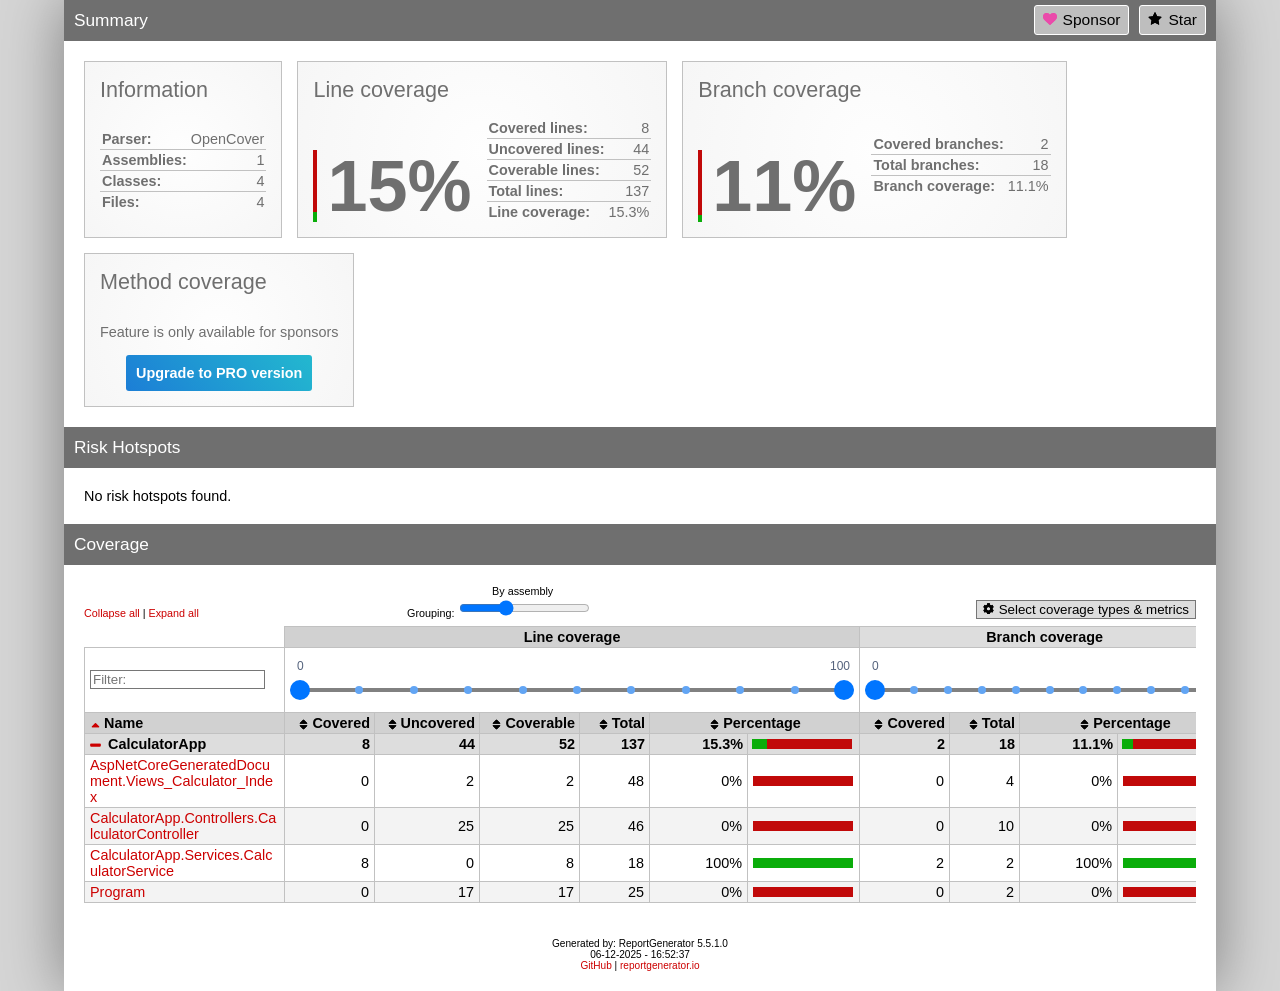
<file: coveragereport/index.htm>
<!DOCTYPE html>
<html>
<head>
<meta charset="utf-8" />
<meta name="viewport" content="width=device-width, initial-scale=1.0" />
<meta http-equiv="X-UA-Compatible" content="IE=EDGE,chrome=1" />
<link href="[data-uri]" rel="icon" type="image/x-icon" />
<title>Summary - Coverage Report</title>
<link rel="stylesheet" type="text/css" href="report.css" />
</head><body><div class="container"><div class="containerleft">
<h1>Summary<a class="button" href="https://github.com/danielpalme/ReportGenerator" title="Star on GitHub"><i class="icon-star"></i>Star</a><a class="button" href="https://github.com/sponsors/danielpalme" title="Become a sponsor"><i class="icon-sponsor"></i>Sponsor</a></h1>
<div class="card-group">
<div class="card">
<div class="card-header">Information</div>
<div class="card-body">
<div class="table">
<table>
<tr>
<th>Parser:</th>
<td class="limit-width " title="OpenCover">OpenCover</td>
</tr>
<tr>
<th>Assemblies:</th>
<td class="limit-width right" title="1">1</td>
</tr>
<tr>
<th>Classes:</th>
<td class="limit-width right" title="4">4</td>
</tr>
<tr>
<th>Files:</th>
<td class="limit-width right" title="4">4</td>
</tr>
</table>
</div>
</div>
</div>
<div class="card">
<div class="card-header">Line coverage</div>
<div class="card-body">
<div class="large cardpercentagebar cardpercentagebar85">15%</div>
<div class="table">
<table>
<tr>
<th>Covered lines:</th>
<td class="limit-width right" title="8">8</td>
</tr>
<tr>
<th>Uncovered lines:</th>
<td class="limit-width right" title="44">44</td>
</tr>
<tr>
<th>Coverable lines:</th>
<td class="limit-width right" title="52">52</td>
</tr>
<tr>
<th>Total lines:</th>
<td class="limit-width right" title="137">137</td>
</tr>
<tr>
<th>Line coverage:</th>
<td class="limit-width right" title="8 of 52">15.3%</td>
</tr>
</table>
</div>
</div>
</div>
<div class="card">
<div class="card-header">Branch coverage</div>
<div class="card-body">
<div class="large cardpercentagebar cardpercentagebar89">11%</div>
<div class="table">
<table>
<tr>
<th>Covered branches:</th>
<td class="limit-width right" title="2">2</td>
</tr>
<tr>
<th>Total branches:</th>
<td class="limit-width right" title="18">18</td>
</tr>
<tr>
<th>Branch coverage:</th>
<td class="limit-width right" title="2 of 18">11.1%</td>
</tr>
</table>
</div>
</div>
</div>
<div class="card">
<div class="card-header">Method coverage</div>
<div class="card-body">
<div class="center">
<p>Feature is only available for sponsors</p>
<a class="pro-button" href="https://reportgenerator.io/pro" target="_blank">Upgrade to PRO version</a>
</div>
</div>
</div>
</div>
<h1>Risk Hotspots</h1>
<risk-hotspots>
</risk-hotspots>
<p>No risk hotspots found.</p>
<h1>Coverage</h1>
<coverage-info>
<div class="table-responsive">
<table class="overview table-fixed stripped">
<colgroup>
<col class="column-min-200" />
<col class="column90" />
<col class="column105" />
<col class="column100" />
<col class="column70" />
<col class="column98" />
<col class="column112" />
<col class="column90" />
<col class="column70" />
<col class="column98" />
<col class="column112" />
</colgroup>
<thead>
<tr class="header"><th></th><th colspan="6" class="center">Line coverage</th><th colspan="4" class="center">Branch coverage</th></tr>
<tr><th>Name</th><th class="right">Covered</th><th class="right">Uncovered</th><th class="right">Coverable</th><th class="right">Total</th><th class="center" colspan="2">Percentage</th><th class="right">Covered</th><th class="right">Total</th><th class="center" colspan="2">Percentage</th></tr></thead>
<tbody>
<tr><th>CalculatorApp</th><th class="right">8</th><th class="right">44</th><th class="right">52</th><th class="right">137</th><th title="8/52" class="right">15.3%</th><th><table class="coverage"><tr><td class="green covered15">&nbsp;</td><td class="red covered85">&nbsp;</td></tr></table></th><th class="right">2</th><th class="right">18</th><th class="right" title="2/18">11.1%</th><th><table class="coverage"><tr><td class="green covered11">&nbsp;</td><td class="red covered89">&nbsp;</td></tr></table></th></tr>
<tr><td><a href="CalculatorApp_Views_Calculator_Index.html">AspNetCoreGeneratedDocument.Views_Calculator_Index</a></td><td class="right">0</td><td class="right">2</td><td class="right">2</td><td class="right">48</td><td title="0/2" class="right">0%</td><td><table class="coverage"><tr><td class="red covered100">&nbsp;</td></tr></table></td><td class="right">0</td><td class="right">4</td><td class="right" title="0/4">0%</td><td><table class="coverage"><tr><td class="red covered100">&nbsp;</td></tr></table></td></tr>
<tr><td><a href="CalculatorApp_CalculatorController.html">CalculatorApp.Controllers.CalculatorController</a></td><td class="right">0</td><td class="right">25</td><td class="right">25</td><td class="right">46</td><td title="0/25" class="right">0%</td><td><table class="coverage"><tr><td class="red covered100">&nbsp;</td></tr></table></td><td class="right">0</td><td class="right">10</td><td class="right" title="0/10">0%</td><td><table class="coverage"><tr><td class="red covered100">&nbsp;</td></tr></table></td></tr>
<tr><td><a href="CalculatorApp_CalculatorService.html">CalculatorApp.Services.CalculatorService</a></td><td class="right">8</td><td class="right">0</td><td class="right">8</td><td class="right">18</td><td title="8/8" class="right">100%</td><td><table class="coverage"><tr><td class="green covered100">&nbsp;</td></tr></table></td><td class="right">2</td><td class="right">2</td><td class="right" title="2/2">100%</td><td><table class="coverage"><tr><td class="green covered100">&nbsp;</td></tr></table></td></tr>
<tr><td><a href="CalculatorApp_Program.html">Program</a></td><td class="right">0</td><td class="right">17</td><td class="right">17</td><td class="right">25</td><td title="0/17" class="right">0%</td><td><table class="coverage"><tr><td class="red covered100">&nbsp;</td></tr></table></td><td class="right">0</td><td class="right">2</td><td class="right" title="0/2">0%</td><td><table class="coverage"><tr><td class="red covered100">&nbsp;</td></tr></table></td></tr>
</tbody>
</table>
</div>
</coverage-info>
<div class="footer">Generated by: ReportGenerator 5.5.1.0<br />06-12-2025 - 16:52:37<br /><a href="https://github.com/danielpalme/ReportGenerator">GitHub</a> | <a href="https://reportgenerator.io">reportgenerator.io</a></div></div></div>
<script type="text/javascript">
/* <![CDATA[ */
(function() {
    var url = window.location.href;
    var startOfQueryString = url.indexOf('?');
    var queryString = startOfQueryString > -1 ? url.substr(startOfQueryString) : '';

    if (startOfQueryString > -1) {
        var i = 0, href= null;
        var css = document.getElementsByTagName('link');

        for (i = 0; i < css.length; i++) {
            if (css[i].getAttribute('rel') !== 'stylesheet') {
            continue;
            }

            href = css[i].getAttribute('href');

            if (href) {
            css[i].setAttribute('href', href + queryString);
            }
        }

        var links = document.getElementsByTagName('a');

        for (i = 0; i < links.length; i++) {
            href = links[i].getAttribute('href');

            if (href
                && !href.startsWith('http://')
                && !href.startsWith('https://')
                && !href.startsWith('#')
                && href.indexOf('?') === -1) {
            links[i].setAttribute('href', href + queryString);
            }
        }
    }

    var newScript = document.createElement('script');
    newScript.src = 'main.js' + queryString;
    document.getElementsByTagName('body')[0].appendChild(newScript);
})();
/* ]]> */ 
</script></body></html>
</file>
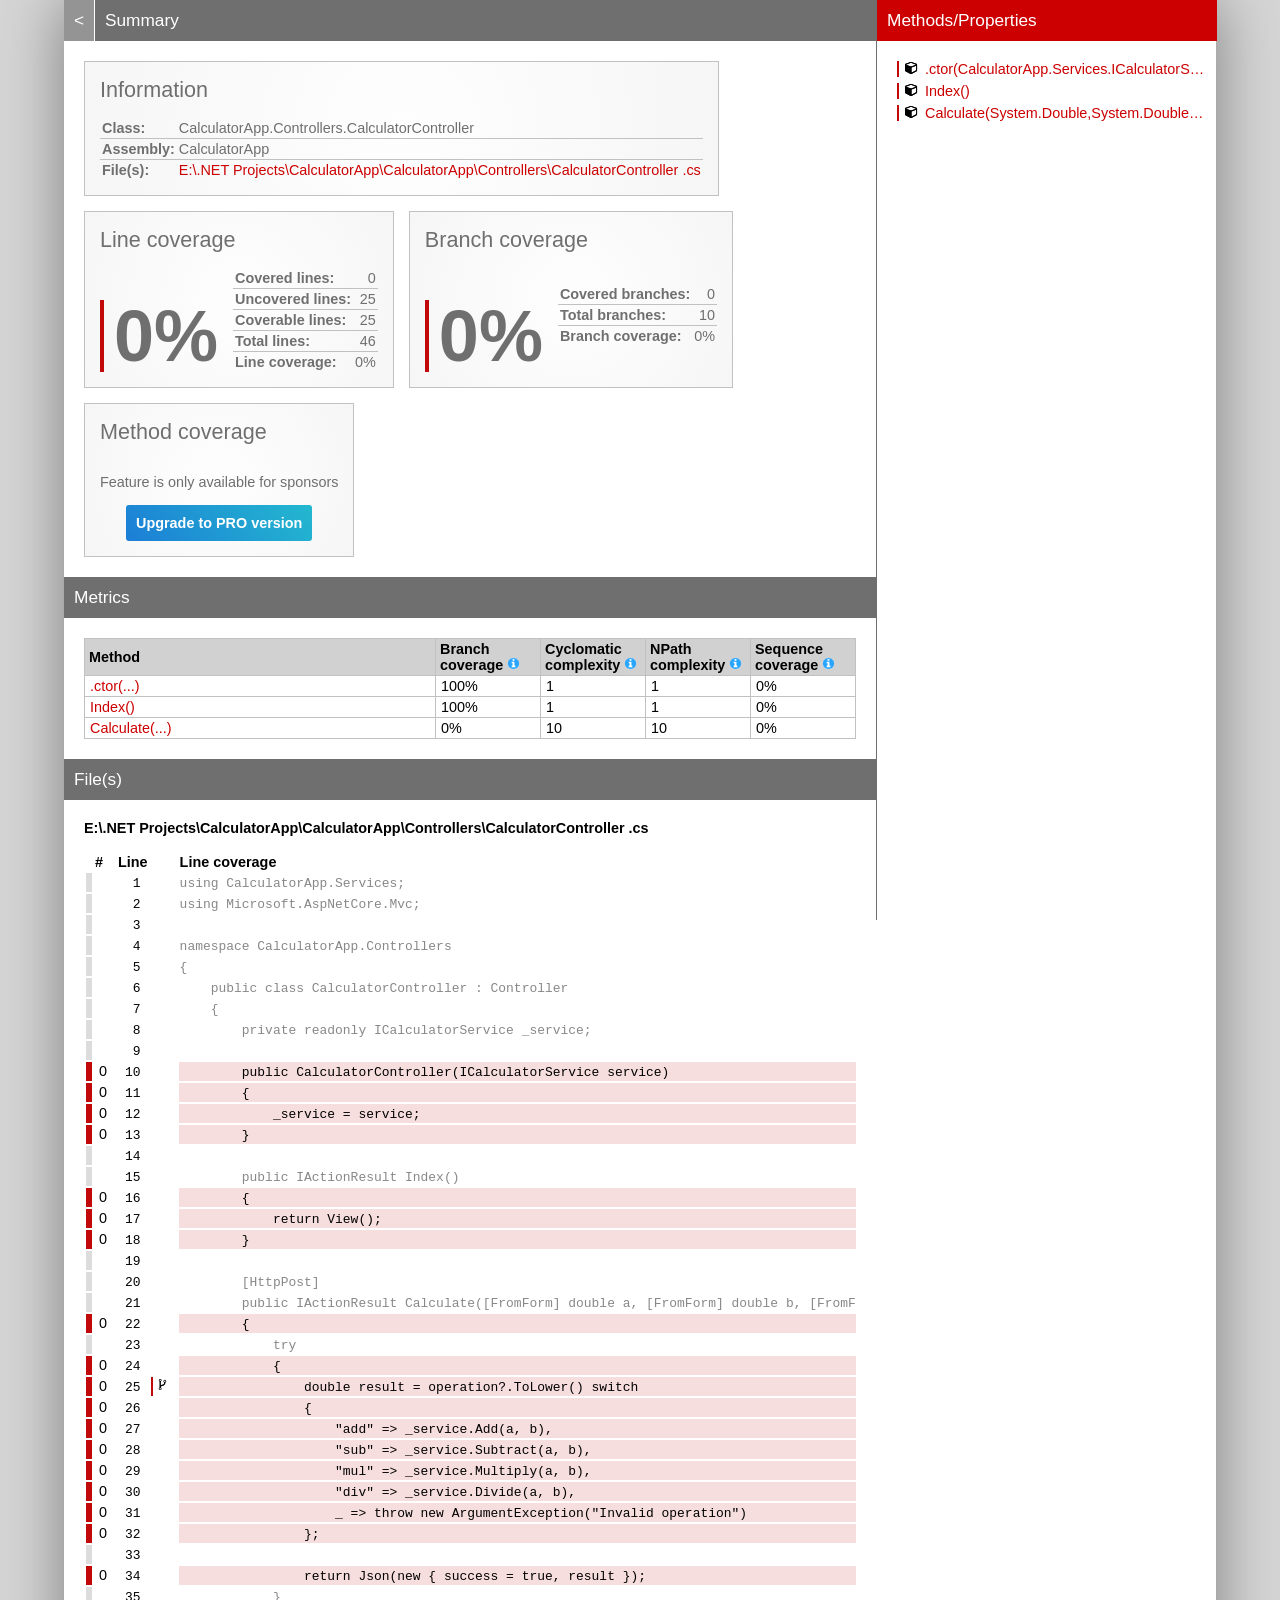
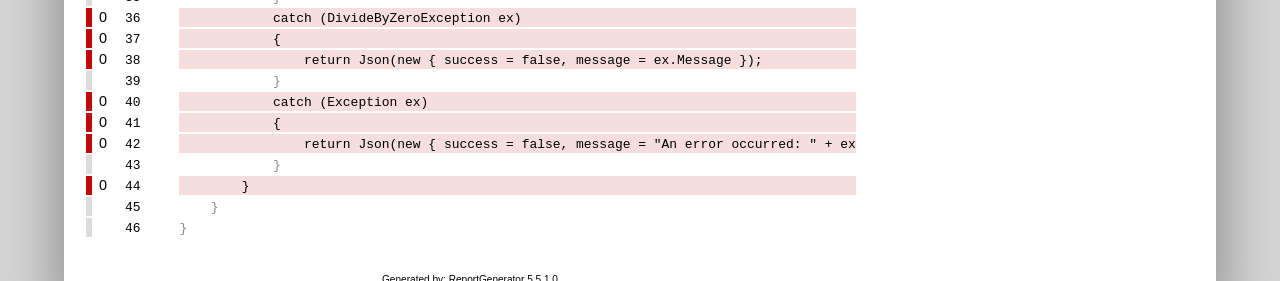
<file: coveragereport/CalculatorApp_CalculatorController.html>
<!DOCTYPE html>
<html>
<head>
<meta charset="utf-8" />
<meta name="viewport" content="width=device-width, initial-scale=1.0" />
<meta http-equiv="X-UA-Compatible" content="IE=EDGE,chrome=1" />
<link href="[data-uri]" rel="icon" type="image/x-icon" />
<title>CalculatorApp.Controllers.CalculatorController - Coverage Report</title>
<link rel="stylesheet" type="text/css" href="report.css" />
</head><body><div class="container"><div class="containerleft">
<h1><a href="index.html" class="back">&lt;</a> Summary</h1>
<div class="card-group">
<div class="card">
<div class="card-header">Information</div>
<div class="card-body">
<div class="table">
<table>
<tr>
<th>Class:</th>
<td class="limit-width " title="CalculatorApp.Controllers.CalculatorController">CalculatorApp.Controllers.CalculatorController</td>
</tr>
<tr>
<th>Assembly:</th>
<td class="limit-width " title="CalculatorApp">CalculatorApp</td>
</tr>
<tr>
<th>File(s):</th>
<td class="overflow-wrap"><a href="#ENETProjectsCalculatorAppCalculatorAppControllersCalculatorControllercs" class="navigatetohash">E:\.NET Projects\CalculatorApp\CalculatorApp\Controllers\CalculatorController .cs</a></td>
</tr>
</table>
</div>
</div>
</div>
</div>
<div class="card-group">
<div class="card">
<div class="card-header">Line coverage</div>
<div class="card-body">
<div class="large cardpercentagebar cardpercentagebar100">0%</div>
<div class="table">
<table>
<tr>
<th>Covered lines:</th>
<td class="limit-width right" title="0">0</td>
</tr>
<tr>
<th>Uncovered lines:</th>
<td class="limit-width right" title="25">25</td>
</tr>
<tr>
<th>Coverable lines:</th>
<td class="limit-width right" title="25">25</td>
</tr>
<tr>
<th>Total lines:</th>
<td class="limit-width right" title="46">46</td>
</tr>
<tr>
<th>Line coverage:</th>
<td class="limit-width right" title="0 of 25">0%</td>
</tr>
</table>
</div>
</div>
</div>
<div class="card">
<div class="card-header">Branch coverage</div>
<div class="card-body">
<div class="large cardpercentagebar cardpercentagebar100">0%</div>
<div class="table">
<table>
<tr>
<th>Covered branches:</th>
<td class="limit-width right" title="0">0</td>
</tr>
<tr>
<th>Total branches:</th>
<td class="limit-width right" title="10">10</td>
</tr>
<tr>
<th>Branch coverage:</th>
<td class="limit-width right" title="0 of 10">0%</td>
</tr>
</table>
</div>
</div>
</div>
<div class="card">
<div class="card-header">Method coverage</div>
<div class="card-body">
<div class="center">
<p>Feature is only available for sponsors</p>
<a class="pro-button" href="https://reportgenerator.io/pro" target="_blank">Upgrade to PRO version</a>
</div>
</div>
</div>
</div>
<h1>Metrics</h1>
<div class="table-responsive">
<table class="overview table-fixed">
<colgroup>
<col class="column-min-200" />
<col class="column105" />
<col class="column105" />
<col class="column105" />
<col class="column105" />
</colgroup>
<thead><tr><th>Method</th><th>Branch coverage <a href="https://en.wikipedia.org/wiki/Code_coverage" target="_blank"><i class="icon-info-circled"></i></a></th><th>Cyclomatic complexity <a href="https://en.wikipedia.org/wiki/Cyclomatic_complexity" target="_blank"><i class="icon-info-circled"></i></a></th><th>NPath complexity <a href="https://modess.io/npath-complexity-cyclomatic-complexity-explained" target="_blank"><i class="icon-info-circled"></i></a></th><th>Sequence coverage <a href="https://en.wikipedia.org/wiki/Code_coverage" target="_blank"><i class="icon-info-circled"></i></a></th></tr></thead>
<tbody>
<tr><td title="System.Void CalculatorApp.Controllers.CalculatorController::.ctor(CalculatorApp.Services.ICalculatorService)"><a href="#file0_line10" class="navigatetohash">.ctor(...)</a></td><td>100%</td><td>1</td><td>1</td><td>0%</td></tr>
<tr><td title="Microsoft.AspNetCore.Mvc.IActionResult CalculatorApp.Controllers.CalculatorController::Index()"><a href="#file0_line16" class="navigatetohash">Index()</a></td><td>100%</td><td>1</td><td>1</td><td>0%</td></tr>
<tr><td title="Microsoft.AspNetCore.Mvc.IActionResult CalculatorApp.Controllers.CalculatorController::Calculate(System.Double,System.Double,System.String)"><a href="#file0_line22" class="navigatetohash">Calculate(...)</a></td><td>0%</td><td>10</td><td>10</td><td>0%</td></tr>
</tbody>
</table>
</div>
<h1>File(s)</h1>
<h2 id="ENETProjectsCalculatorAppCalculatorAppControllersCalculatorControllercs">E:\.NET Projects\CalculatorApp\CalculatorApp\Controllers\CalculatorController .cs</h2>
<div class="table-responsive">
<table class="lineAnalysis">
<thead><tr><th></th><th>#</th><th>Line</th><th></th><th>Line coverage</th></tr></thead>
<tbody>
<tr class="" title="Not coverable" data-coverage="{'AllTestMethods': {'VC': '', 'LVS': 'gray'}}"><td class="gray">&nbsp;</td><td class="leftmargin rightmargin right"></td><td class="rightmargin right"><a id="file0_line1"></a><code>1</code></td><td></td><td class="lightgray"><code>using&nbsp;CalculatorApp.Services;</code></td></tr>
<tr class="" title="Not coverable" data-coverage="{'AllTestMethods': {'VC': '', 'LVS': 'gray'}}"><td class="gray">&nbsp;</td><td class="leftmargin rightmargin right"></td><td class="rightmargin right"><a id="file0_line2"></a><code>2</code></td><td></td><td class="lightgray"><code>using&nbsp;Microsoft.AspNetCore.Mvc;</code></td></tr>
<tr class="" title="Not coverable" data-coverage="{'AllTestMethods': {'VC': '', 'LVS': 'gray'}}"><td class="gray">&nbsp;</td><td class="leftmargin rightmargin right"></td><td class="rightmargin right"><a id="file0_line3"></a><code>3</code></td><td></td><td class="lightgray"><code></code></td></tr>
<tr class="" title="Not coverable" data-coverage="{'AllTestMethods': {'VC': '', 'LVS': 'gray'}}"><td class="gray">&nbsp;</td><td class="leftmargin rightmargin right"></td><td class="rightmargin right"><a id="file0_line4"></a><code>4</code></td><td></td><td class="lightgray"><code>namespace&nbsp;CalculatorApp.Controllers</code></td></tr>
<tr class="" title="Not coverable" data-coverage="{'AllTestMethods': {'VC': '', 'LVS': 'gray'}}"><td class="gray">&nbsp;</td><td class="leftmargin rightmargin right"></td><td class="rightmargin right"><a id="file0_line5"></a><code>5</code></td><td></td><td class="lightgray"><code>{</code></td></tr>
<tr class="" title="Not coverable" data-coverage="{'AllTestMethods': {'VC': '', 'LVS': 'gray'}}"><td class="gray">&nbsp;</td><td class="leftmargin rightmargin right"></td><td class="rightmargin right"><a id="file0_line6"></a><code>6</code></td><td></td><td class="lightgray"><code>&nbsp;&nbsp;&nbsp;&nbsp;public&nbsp;class&nbsp;CalculatorController&nbsp;:&nbsp;Controller</code></td></tr>
<tr class="" title="Not coverable" data-coverage="{'AllTestMethods': {'VC': '', 'LVS': 'gray'}}"><td class="gray">&nbsp;</td><td class="leftmargin rightmargin right"></td><td class="rightmargin right"><a id="file0_line7"></a><code>7</code></td><td></td><td class="lightgray"><code>&nbsp;&nbsp;&nbsp;&nbsp;{</code></td></tr>
<tr class="" title="Not coverable" data-coverage="{'AllTestMethods': {'VC': '', 'LVS': 'gray'}}"><td class="gray">&nbsp;</td><td class="leftmargin rightmargin right"></td><td class="rightmargin right"><a id="file0_line8"></a><code>8</code></td><td></td><td class="lightgray"><code>&nbsp;&nbsp;&nbsp;&nbsp;&nbsp;&nbsp;&nbsp;&nbsp;private&nbsp;readonly&nbsp;ICalculatorService&nbsp;_service;</code></td></tr>
<tr class="" title="Not coverable" data-coverage="{'AllTestMethods': {'VC': '', 'LVS': 'gray'}}"><td class="gray">&nbsp;</td><td class="leftmargin rightmargin right"></td><td class="rightmargin right"><a id="file0_line9"></a><code>9</code></td><td></td><td class="lightgray"><code></code></td></tr>
<tr class="coverableline" title="Not covered (0 visits)" data-coverage="{'AllTestMethods': {'VC': '0', 'LVS': 'red'}}"><td class="red">&nbsp;</td><td class="leftmargin rightmargin right">0</td><td class="rightmargin right"><a id="file0_line10"></a><code>10</code></td><td></td><td class="lightred"><code>&nbsp;&nbsp;&nbsp;&nbsp;&nbsp;&nbsp;&nbsp;&nbsp;public&nbsp;CalculatorController(ICalculatorService&nbsp;service)</code></td></tr>
<tr class="coverableline" title="Not covered (0 visits)" data-coverage="{'AllTestMethods': {'VC': '0', 'LVS': 'red'}}"><td class="red">&nbsp;</td><td class="leftmargin rightmargin right">0</td><td class="rightmargin right"><a id="file0_line11"></a><code>11</code></td><td></td><td class="lightred"><code>&nbsp;&nbsp;&nbsp;&nbsp;&nbsp;&nbsp;&nbsp;&nbsp;{</code></td></tr>
<tr class="coverableline" title="Not covered (0 visits)" data-coverage="{'AllTestMethods': {'VC': '0', 'LVS': 'red'}}"><td class="red">&nbsp;</td><td class="leftmargin rightmargin right">0</td><td class="rightmargin right"><a id="file0_line12"></a><code>12</code></td><td></td><td class="lightred"><code>&nbsp;&nbsp;&nbsp;&nbsp;&nbsp;&nbsp;&nbsp;&nbsp;&nbsp;&nbsp;&nbsp;&nbsp;_service&nbsp;=&nbsp;service;</code></td></tr>
<tr class="coverableline" title="Not covered (0 visits)" data-coverage="{'AllTestMethods': {'VC': '0', 'LVS': 'red'}}"><td class="red">&nbsp;</td><td class="leftmargin rightmargin right">0</td><td class="rightmargin right"><a id="file0_line13"></a><code>13</code></td><td></td><td class="lightred"><code>&nbsp;&nbsp;&nbsp;&nbsp;&nbsp;&nbsp;&nbsp;&nbsp;}</code></td></tr>
<tr class="" title="Not coverable" data-coverage="{'AllTestMethods': {'VC': '', 'LVS': 'gray'}}"><td class="gray">&nbsp;</td><td class="leftmargin rightmargin right"></td><td class="rightmargin right"><a id="file0_line14"></a><code>14</code></td><td></td><td class="lightgray"><code></code></td></tr>
<tr class="" title="Not coverable" data-coverage="{'AllTestMethods': {'VC': '', 'LVS': 'gray'}}"><td class="gray">&nbsp;</td><td class="leftmargin rightmargin right"></td><td class="rightmargin right"><a id="file0_line15"></a><code>15</code></td><td></td><td class="lightgray"><code>&nbsp;&nbsp;&nbsp;&nbsp;&nbsp;&nbsp;&nbsp;&nbsp;public&nbsp;IActionResult&nbsp;Index()</code></td></tr>
<tr class="coverableline" title="Not covered (0 visits)" data-coverage="{'AllTestMethods': {'VC': '0', 'LVS': 'red'}}"><td class="red">&nbsp;</td><td class="leftmargin rightmargin right">0</td><td class="rightmargin right"><a id="file0_line16"></a><code>16</code></td><td></td><td class="lightred"><code>&nbsp;&nbsp;&nbsp;&nbsp;&nbsp;&nbsp;&nbsp;&nbsp;{</code></td></tr>
<tr class="coverableline" title="Not covered (0 visits)" data-coverage="{'AllTestMethods': {'VC': '0', 'LVS': 'red'}}"><td class="red">&nbsp;</td><td class="leftmargin rightmargin right">0</td><td class="rightmargin right"><a id="file0_line17"></a><code>17</code></td><td></td><td class="lightred"><code>&nbsp;&nbsp;&nbsp;&nbsp;&nbsp;&nbsp;&nbsp;&nbsp;&nbsp;&nbsp;&nbsp;&nbsp;return&nbsp;View();</code></td></tr>
<tr class="coverableline" title="Not covered (0 visits)" data-coverage="{'AllTestMethods': {'VC': '0', 'LVS': 'red'}}"><td class="red">&nbsp;</td><td class="leftmargin rightmargin right">0</td><td class="rightmargin right"><a id="file0_line18"></a><code>18</code></td><td></td><td class="lightred"><code>&nbsp;&nbsp;&nbsp;&nbsp;&nbsp;&nbsp;&nbsp;&nbsp;}</code></td></tr>
<tr class="" title="Not coverable" data-coverage="{'AllTestMethods': {'VC': '', 'LVS': 'gray'}}"><td class="gray">&nbsp;</td><td class="leftmargin rightmargin right"></td><td class="rightmargin right"><a id="file0_line19"></a><code>19</code></td><td></td><td class="lightgray"><code></code></td></tr>
<tr class="" title="Not coverable" data-coverage="{'AllTestMethods': {'VC': '', 'LVS': 'gray'}}"><td class="gray">&nbsp;</td><td class="leftmargin rightmargin right"></td><td class="rightmargin right"><a id="file0_line20"></a><code>20</code></td><td></td><td class="lightgray"><code>&nbsp;&nbsp;&nbsp;&nbsp;&nbsp;&nbsp;&nbsp;&nbsp;[HttpPost]</code></td></tr>
<tr class="" title="Not coverable" data-coverage="{'AllTestMethods': {'VC': '', 'LVS': 'gray'}}"><td class="gray">&nbsp;</td><td class="leftmargin rightmargin right"></td><td class="rightmargin right"><a id="file0_line21"></a><code>21</code></td><td></td><td class="lightgray"><code>&nbsp;&nbsp;&nbsp;&nbsp;&nbsp;&nbsp;&nbsp;&nbsp;public&nbsp;IActionResult&nbsp;Calculate([FromForm]&nbsp;double&nbsp;a,&nbsp;[FromForm]&nbsp;double&nbsp;b,&nbsp;[FromForm]&nbsp;string&nbsp;operation)</code></td></tr>
<tr class="coverableline" title="Not covered (0 visits)" data-coverage="{'AllTestMethods': {'VC': '0', 'LVS': 'red'}}"><td class="red">&nbsp;</td><td class="leftmargin rightmargin right">0</td><td class="rightmargin right"><a id="file0_line22"></a><code>22</code></td><td></td><td class="lightred"><code>&nbsp;&nbsp;&nbsp;&nbsp;&nbsp;&nbsp;&nbsp;&nbsp;{</code></td></tr>
<tr class="" title="Not coverable" data-coverage="{'AllTestMethods': {'VC': '', 'LVS': 'gray'}}"><td class="gray">&nbsp;</td><td class="leftmargin rightmargin right"></td><td class="rightmargin right"><a id="file0_line23"></a><code>23</code></td><td></td><td class="lightgray"><code>&nbsp;&nbsp;&nbsp;&nbsp;&nbsp;&nbsp;&nbsp;&nbsp;&nbsp;&nbsp;&nbsp;&nbsp;try</code></td></tr>
<tr class="coverableline" title="Not covered (0 visits)" data-coverage="{'AllTestMethods': {'VC': '0', 'LVS': 'red'}}"><td class="red">&nbsp;</td><td class="leftmargin rightmargin right">0</td><td class="rightmargin right"><a id="file0_line24"></a><code>24</code></td><td></td><td class="lightred"><code>&nbsp;&nbsp;&nbsp;&nbsp;&nbsp;&nbsp;&nbsp;&nbsp;&nbsp;&nbsp;&nbsp;&nbsp;{</code></td></tr>
<tr class="coverableline" title="Not covered (0 visits, 0 of 10 branches are covered)" data-coverage="{'AllTestMethods': {'VC': '0', 'LVS': 'red'}}"><td class="red">&nbsp;</td><td class="leftmargin rightmargin right">0</td><td class="rightmargin right"><a id="file0_line25"></a><code>25</code></td><td class="percentagebar percentagebar0"><i class="icon-fork"></i></td><td class="lightred"><code>&nbsp;&nbsp;&nbsp;&nbsp;&nbsp;&nbsp;&nbsp;&nbsp;&nbsp;&nbsp;&nbsp;&nbsp;&nbsp;&nbsp;&nbsp;&nbsp;double&nbsp;result&nbsp;=&nbsp;operation?.ToLower()&nbsp;switch</code></td></tr>
<tr class="coverableline" title="Not covered (0 visits)" data-coverage="{'AllTestMethods': {'VC': '0', 'LVS': 'red'}}"><td class="red">&nbsp;</td><td class="leftmargin rightmargin right">0</td><td class="rightmargin right"><a id="file0_line26"></a><code>26</code></td><td></td><td class="lightred"><code>&nbsp;&nbsp;&nbsp;&nbsp;&nbsp;&nbsp;&nbsp;&nbsp;&nbsp;&nbsp;&nbsp;&nbsp;&nbsp;&nbsp;&nbsp;&nbsp;{</code></td></tr>
<tr class="coverableline" title="Not covered (0 visits)" data-coverage="{'AllTestMethods': {'VC': '0', 'LVS': 'red'}}"><td class="red">&nbsp;</td><td class="leftmargin rightmargin right">0</td><td class="rightmargin right"><a id="file0_line27"></a><code>27</code></td><td></td><td class="lightred"><code>&nbsp;&nbsp;&nbsp;&nbsp;&nbsp;&nbsp;&nbsp;&nbsp;&nbsp;&nbsp;&nbsp;&nbsp;&nbsp;&nbsp;&nbsp;&nbsp;&nbsp;&nbsp;&nbsp;&nbsp;&quot;add&quot;&nbsp;=&gt;&nbsp;_service.Add(a,&nbsp;b),</code></td></tr>
<tr class="coverableline" title="Not covered (0 visits)" data-coverage="{'AllTestMethods': {'VC': '0', 'LVS': 'red'}}"><td class="red">&nbsp;</td><td class="leftmargin rightmargin right">0</td><td class="rightmargin right"><a id="file0_line28"></a><code>28</code></td><td></td><td class="lightred"><code>&nbsp;&nbsp;&nbsp;&nbsp;&nbsp;&nbsp;&nbsp;&nbsp;&nbsp;&nbsp;&nbsp;&nbsp;&nbsp;&nbsp;&nbsp;&nbsp;&nbsp;&nbsp;&nbsp;&nbsp;&quot;sub&quot;&nbsp;=&gt;&nbsp;_service.Subtract(a,&nbsp;b),</code></td></tr>
<tr class="coverableline" title="Not covered (0 visits)" data-coverage="{'AllTestMethods': {'VC': '0', 'LVS': 'red'}}"><td class="red">&nbsp;</td><td class="leftmargin rightmargin right">0</td><td class="rightmargin right"><a id="file0_line29"></a><code>29</code></td><td></td><td class="lightred"><code>&nbsp;&nbsp;&nbsp;&nbsp;&nbsp;&nbsp;&nbsp;&nbsp;&nbsp;&nbsp;&nbsp;&nbsp;&nbsp;&nbsp;&nbsp;&nbsp;&nbsp;&nbsp;&nbsp;&nbsp;&quot;mul&quot;&nbsp;=&gt;&nbsp;_service.Multiply(a,&nbsp;b),</code></td></tr>
<tr class="coverableline" title="Not covered (0 visits)" data-coverage="{'AllTestMethods': {'VC': '0', 'LVS': 'red'}}"><td class="red">&nbsp;</td><td class="leftmargin rightmargin right">0</td><td class="rightmargin right"><a id="file0_line30"></a><code>30</code></td><td></td><td class="lightred"><code>&nbsp;&nbsp;&nbsp;&nbsp;&nbsp;&nbsp;&nbsp;&nbsp;&nbsp;&nbsp;&nbsp;&nbsp;&nbsp;&nbsp;&nbsp;&nbsp;&nbsp;&nbsp;&nbsp;&nbsp;&quot;div&quot;&nbsp;=&gt;&nbsp;_service.Divide(a,&nbsp;b),</code></td></tr>
<tr class="coverableline" title="Not covered (0 visits)" data-coverage="{'AllTestMethods': {'VC': '0', 'LVS': 'red'}}"><td class="red">&nbsp;</td><td class="leftmargin rightmargin right">0</td><td class="rightmargin right"><a id="file0_line31"></a><code>31</code></td><td></td><td class="lightred"><code>&nbsp;&nbsp;&nbsp;&nbsp;&nbsp;&nbsp;&nbsp;&nbsp;&nbsp;&nbsp;&nbsp;&nbsp;&nbsp;&nbsp;&nbsp;&nbsp;&nbsp;&nbsp;&nbsp;&nbsp;_&nbsp;=&gt;&nbsp;throw&nbsp;new&nbsp;ArgumentException(&quot;Invalid&nbsp;operation&quot;)</code></td></tr>
<tr class="coverableline" title="Not covered (0 visits)" data-coverage="{'AllTestMethods': {'VC': '0', 'LVS': 'red'}}"><td class="red">&nbsp;</td><td class="leftmargin rightmargin right">0</td><td class="rightmargin right"><a id="file0_line32"></a><code>32</code></td><td></td><td class="lightred"><code>&nbsp;&nbsp;&nbsp;&nbsp;&nbsp;&nbsp;&nbsp;&nbsp;&nbsp;&nbsp;&nbsp;&nbsp;&nbsp;&nbsp;&nbsp;&nbsp;};</code></td></tr>
<tr class="" title="Not coverable" data-coverage="{'AllTestMethods': {'VC': '', 'LVS': 'gray'}}"><td class="gray">&nbsp;</td><td class="leftmargin rightmargin right"></td><td class="rightmargin right"><a id="file0_line33"></a><code>33</code></td><td></td><td class="lightgray"><code></code></td></tr>
<tr class="coverableline" title="Not covered (0 visits)" data-coverage="{'AllTestMethods': {'VC': '0', 'LVS': 'red'}}"><td class="red">&nbsp;</td><td class="leftmargin rightmargin right">0</td><td class="rightmargin right"><a id="file0_line34"></a><code>34</code></td><td></td><td class="lightred"><code>&nbsp;&nbsp;&nbsp;&nbsp;&nbsp;&nbsp;&nbsp;&nbsp;&nbsp;&nbsp;&nbsp;&nbsp;&nbsp;&nbsp;&nbsp;&nbsp;return&nbsp;Json(new&nbsp;{&nbsp;success&nbsp;=&nbsp;true,&nbsp;result&nbsp;});</code></td></tr>
<tr class="" title="Not coverable" data-coverage="{'AllTestMethods': {'VC': '', 'LVS': 'gray'}}"><td class="gray">&nbsp;</td><td class="leftmargin rightmargin right"></td><td class="rightmargin right"><a id="file0_line35"></a><code>35</code></td><td></td><td class="lightgray"><code>&nbsp;&nbsp;&nbsp;&nbsp;&nbsp;&nbsp;&nbsp;&nbsp;&nbsp;&nbsp;&nbsp;&nbsp;}</code></td></tr>
<tr class="coverableline" title="Not covered (0 visits)" data-coverage="{'AllTestMethods': {'VC': '0', 'LVS': 'red'}}"><td class="red">&nbsp;</td><td class="leftmargin rightmargin right">0</td><td class="rightmargin right"><a id="file0_line36"></a><code>36</code></td><td></td><td class="lightred"><code>&nbsp;&nbsp;&nbsp;&nbsp;&nbsp;&nbsp;&nbsp;&nbsp;&nbsp;&nbsp;&nbsp;&nbsp;catch&nbsp;(DivideByZeroException&nbsp;ex)</code></td></tr>
<tr class="coverableline" title="Not covered (0 visits)" data-coverage="{'AllTestMethods': {'VC': '0', 'LVS': 'red'}}"><td class="red">&nbsp;</td><td class="leftmargin rightmargin right">0</td><td class="rightmargin right"><a id="file0_line37"></a><code>37</code></td><td></td><td class="lightred"><code>&nbsp;&nbsp;&nbsp;&nbsp;&nbsp;&nbsp;&nbsp;&nbsp;&nbsp;&nbsp;&nbsp;&nbsp;{</code></td></tr>
<tr class="coverableline" title="Not covered (0 visits)" data-coverage="{'AllTestMethods': {'VC': '0', 'LVS': 'red'}}"><td class="red">&nbsp;</td><td class="leftmargin rightmargin right">0</td><td class="rightmargin right"><a id="file0_line38"></a><code>38</code></td><td></td><td class="lightred"><code>&nbsp;&nbsp;&nbsp;&nbsp;&nbsp;&nbsp;&nbsp;&nbsp;&nbsp;&nbsp;&nbsp;&nbsp;&nbsp;&nbsp;&nbsp;&nbsp;return&nbsp;Json(new&nbsp;{&nbsp;success&nbsp;=&nbsp;false,&nbsp;message&nbsp;=&nbsp;ex.Message&nbsp;});</code></td></tr>
<tr class="" title="Not coverable" data-coverage="{'AllTestMethods': {'VC': '', 'LVS': 'gray'}}"><td class="gray">&nbsp;</td><td class="leftmargin rightmargin right"></td><td class="rightmargin right"><a id="file0_line39"></a><code>39</code></td><td></td><td class="lightgray"><code>&nbsp;&nbsp;&nbsp;&nbsp;&nbsp;&nbsp;&nbsp;&nbsp;&nbsp;&nbsp;&nbsp;&nbsp;}</code></td></tr>
<tr class="coverableline" title="Not covered (0 visits)" data-coverage="{'AllTestMethods': {'VC': '0', 'LVS': 'red'}}"><td class="red">&nbsp;</td><td class="leftmargin rightmargin right">0</td><td class="rightmargin right"><a id="file0_line40"></a><code>40</code></td><td></td><td class="lightred"><code>&nbsp;&nbsp;&nbsp;&nbsp;&nbsp;&nbsp;&nbsp;&nbsp;&nbsp;&nbsp;&nbsp;&nbsp;catch&nbsp;(Exception&nbsp;ex)</code></td></tr>
<tr class="coverableline" title="Not covered (0 visits)" data-coverage="{'AllTestMethods': {'VC': '0', 'LVS': 'red'}}"><td class="red">&nbsp;</td><td class="leftmargin rightmargin right">0</td><td class="rightmargin right"><a id="file0_line41"></a><code>41</code></td><td></td><td class="lightred"><code>&nbsp;&nbsp;&nbsp;&nbsp;&nbsp;&nbsp;&nbsp;&nbsp;&nbsp;&nbsp;&nbsp;&nbsp;{</code></td></tr>
<tr class="coverableline" title="Not covered (0 visits)" data-coverage="{'AllTestMethods': {'VC': '0', 'LVS': 'red'}}"><td class="red">&nbsp;</td><td class="leftmargin rightmargin right">0</td><td class="rightmargin right"><a id="file0_line42"></a><code>42</code></td><td></td><td class="lightred"><code>&nbsp;&nbsp;&nbsp;&nbsp;&nbsp;&nbsp;&nbsp;&nbsp;&nbsp;&nbsp;&nbsp;&nbsp;&nbsp;&nbsp;&nbsp;&nbsp;return&nbsp;Json(new&nbsp;{&nbsp;success&nbsp;=&nbsp;false,&nbsp;message&nbsp;=&nbsp;&quot;An&nbsp;error&nbsp;occurred:&nbsp;&quot;&nbsp;+&nbsp;ex.Message&nbsp;});</code></td></tr>
<tr class="" title="Not coverable" data-coverage="{'AllTestMethods': {'VC': '', 'LVS': 'gray'}}"><td class="gray">&nbsp;</td><td class="leftmargin rightmargin right"></td><td class="rightmargin right"><a id="file0_line43"></a><code>43</code></td><td></td><td class="lightgray"><code>&nbsp;&nbsp;&nbsp;&nbsp;&nbsp;&nbsp;&nbsp;&nbsp;&nbsp;&nbsp;&nbsp;&nbsp;}</code></td></tr>
<tr class="coverableline" title="Not covered (0 visits)" data-coverage="{'AllTestMethods': {'VC': '0', 'LVS': 'red'}}"><td class="red">&nbsp;</td><td class="leftmargin rightmargin right">0</td><td class="rightmargin right"><a id="file0_line44"></a><code>44</code></td><td></td><td class="lightred"><code>&nbsp;&nbsp;&nbsp;&nbsp;&nbsp;&nbsp;&nbsp;&nbsp;}</code></td></tr>
<tr class="" title="Not coverable" data-coverage="{'AllTestMethods': {'VC': '', 'LVS': 'gray'}}"><td class="gray">&nbsp;</td><td class="leftmargin rightmargin right"></td><td class="rightmargin right"><a id="file0_line45"></a><code>45</code></td><td></td><td class="lightgray"><code>&nbsp;&nbsp;&nbsp;&nbsp;}</code></td></tr>
<tr class="" title="Not coverable" data-coverage="{'AllTestMethods': {'VC': '', 'LVS': 'gray'}}"><td class="gray">&nbsp;</td><td class="leftmargin rightmargin right"></td><td class="rightmargin right"><a id="file0_line46"></a><code>46</code></td><td></td><td class="lightgray"><code>}</code></td></tr>
</tbody>
</table>
</div>
<div class="footer">Generated by: ReportGenerator 5.5.1.0<br />06-12-2025 - 16:52:37<br /><a href="https://github.com/danielpalme/ReportGenerator">GitHub</a> | <a href="https://reportgenerator.io">reportgenerator.io</a></div></div>
<div class="containerright">
<div class="containerrightfixed">
<h1>Methods/Properties</h1>
<a href="#file0_line10" class="navigatetohash percentagebar percentagebar0" title="Line coverage: 0% - .ctor(CalculatorApp.Services.ICalculatorService)"><i class="icon-cube"></i>.ctor(CalculatorApp.Services.ICalculatorService)</a><br />
<a href="#file0_line16" class="navigatetohash percentagebar percentagebar0" title="Line coverage: 0% - Index()"><i class="icon-cube"></i>Index()</a><br />
<a href="#file0_line22" class="navigatetohash percentagebar percentagebar0" title="Line coverage: 0% - Calculate(System.Double,System.Double,System.String)"><i class="icon-cube"></i>Calculate(System.Double,System.Double,System.String)</a><br />
<br/></div>
</div></div>
<script type="text/javascript">
/* <![CDATA[ */
(function() {
    var url = window.location.href;
    var startOfQueryString = url.indexOf('?');
    var queryString = startOfQueryString > -1 ? url.substr(startOfQueryString) : '';

    if (startOfQueryString > -1) {
        var i = 0, href= null;
        var css = document.getElementsByTagName('link');

        for (i = 0; i < css.length; i++) {
            if (css[i].getAttribute('rel') !== 'stylesheet') {
            continue;
            }

            href = css[i].getAttribute('href');

            if (href) {
            css[i].setAttribute('href', href + queryString);
            }
        }

        var links = document.getElementsByTagName('a');

        for (i = 0; i < links.length; i++) {
            href = links[i].getAttribute('href');

            if (href
                && !href.startsWith('http://')
                && !href.startsWith('https://')
                && !href.startsWith('#')
                && href.indexOf('?') === -1) {
            links[i].setAttribute('href', href + queryString);
            }
        }
    }

    var newScript = document.createElement('script');
    newScript.src = 'class.js' + queryString;
    document.getElementsByTagName('body')[0].appendChild(newScript);
})();
/* ]]> */ 
</script></body></html>
</file>
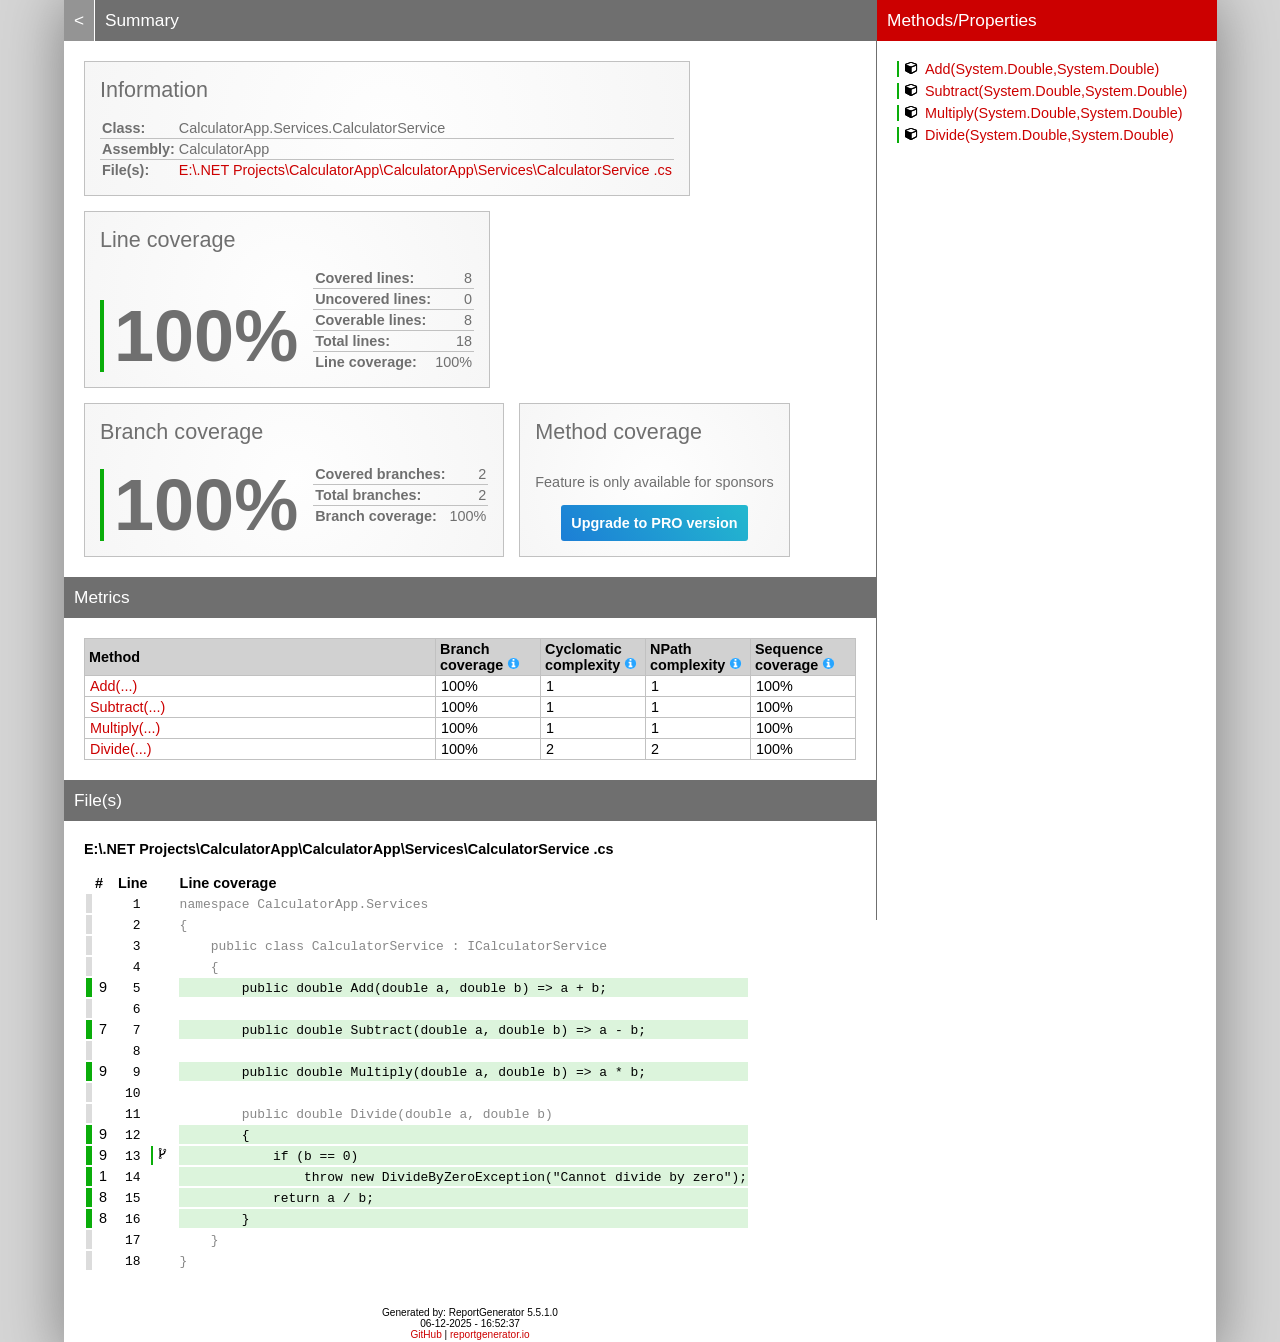
<file: coveragereport/CalculatorApp_CalculatorService.html>
<!DOCTYPE html>
<html>
<head>
<meta charset="utf-8" />
<meta name="viewport" content="width=device-width, initial-scale=1.0" />
<meta http-equiv="X-UA-Compatible" content="IE=EDGE,chrome=1" />
<link href="[data-uri]" rel="icon" type="image/x-icon" />
<title>CalculatorApp.Services.CalculatorService - Coverage Report</title>
<link rel="stylesheet" type="text/css" href="report.css" />
</head><body><div class="container"><div class="containerleft">
<h1><a href="index.html" class="back">&lt;</a> Summary</h1>
<div class="card-group">
<div class="card">
<div class="card-header">Information</div>
<div class="card-body">
<div class="table">
<table>
<tr>
<th>Class:</th>
<td class="limit-width " title="CalculatorApp.Services.CalculatorService">CalculatorApp.Services.CalculatorService</td>
</tr>
<tr>
<th>Assembly:</th>
<td class="limit-width " title="CalculatorApp">CalculatorApp</td>
</tr>
<tr>
<th>File(s):</th>
<td class="overflow-wrap"><a href="#ENETProjectsCalculatorAppCalculatorAppServicesCalculatorServicecs" class="navigatetohash">E:\.NET Projects\CalculatorApp\CalculatorApp\Services\CalculatorService .cs</a></td>
</tr>
</table>
</div>
</div>
</div>
</div>
<div class="card-group">
<div class="card">
<div class="card-header">Line coverage</div>
<div class="card-body">
<div class="large cardpercentagebar cardpercentagebar0">100%</div>
<div class="table">
<table>
<tr>
<th>Covered lines:</th>
<td class="limit-width right" title="8">8</td>
</tr>
<tr>
<th>Uncovered lines:</th>
<td class="limit-width right" title="0">0</td>
</tr>
<tr>
<th>Coverable lines:</th>
<td class="limit-width right" title="8">8</td>
</tr>
<tr>
<th>Total lines:</th>
<td class="limit-width right" title="18">18</td>
</tr>
<tr>
<th>Line coverage:</th>
<td class="limit-width right" title="8 of 8">100%</td>
</tr>
</table>
</div>
</div>
</div>
<div class="card">
<div class="card-header">Branch coverage</div>
<div class="card-body">
<div class="large cardpercentagebar cardpercentagebar0">100%</div>
<div class="table">
<table>
<tr>
<th>Covered branches:</th>
<td class="limit-width right" title="2">2</td>
</tr>
<tr>
<th>Total branches:</th>
<td class="limit-width right" title="2">2</td>
</tr>
<tr>
<th>Branch coverage:</th>
<td class="limit-width right" title="2 of 2">100%</td>
</tr>
</table>
</div>
</div>
</div>
<div class="card">
<div class="card-header">Method coverage</div>
<div class="card-body">
<div class="center">
<p>Feature is only available for sponsors</p>
<a class="pro-button" href="https://reportgenerator.io/pro" target="_blank">Upgrade to PRO version</a>
</div>
</div>
</div>
</div>
<h1>Metrics</h1>
<div class="table-responsive">
<table class="overview table-fixed">
<colgroup>
<col class="column-min-200" />
<col class="column105" />
<col class="column105" />
<col class="column105" />
<col class="column105" />
</colgroup>
<thead><tr><th>Method</th><th>Branch coverage <a href="https://en.wikipedia.org/wiki/Code_coverage" target="_blank"><i class="icon-info-circled"></i></a></th><th>Cyclomatic complexity <a href="https://en.wikipedia.org/wiki/Cyclomatic_complexity" target="_blank"><i class="icon-info-circled"></i></a></th><th>NPath complexity <a href="https://modess.io/npath-complexity-cyclomatic-complexity-explained" target="_blank"><i class="icon-info-circled"></i></a></th><th>Sequence coverage <a href="https://en.wikipedia.org/wiki/Code_coverage" target="_blank"><i class="icon-info-circled"></i></a></th></tr></thead>
<tbody>
<tr><td title="System.Double CalculatorApp.Services.CalculatorService::Add(System.Double,System.Double)"><a href="#file0_line5" class="navigatetohash">Add(...)</a></td><td>100%</td><td>1</td><td>1</td><td>100%</td></tr>
<tr><td title="System.Double CalculatorApp.Services.CalculatorService::Subtract(System.Double,System.Double)"><a href="#file0_line7" class="navigatetohash">Subtract(...)</a></td><td>100%</td><td>1</td><td>1</td><td>100%</td></tr>
<tr><td title="System.Double CalculatorApp.Services.CalculatorService::Multiply(System.Double,System.Double)"><a href="#file0_line9" class="navigatetohash">Multiply(...)</a></td><td>100%</td><td>1</td><td>1</td><td>100%</td></tr>
<tr><td title="System.Double CalculatorApp.Services.CalculatorService::Divide(System.Double,System.Double)"><a href="#file0_line12" class="navigatetohash">Divide(...)</a></td><td>100%</td><td>2</td><td>2</td><td>100%</td></tr>
</tbody>
</table>
</div>
<h1>File(s)</h1>
<h2 id="ENETProjectsCalculatorAppCalculatorAppServicesCalculatorServicecs">E:\.NET Projects\CalculatorApp\CalculatorApp\Services\CalculatorService .cs</h2>
<div class="table-responsive">
<table class="lineAnalysis">
<thead><tr><th></th><th>#</th><th>Line</th><th></th><th>Line coverage</th></tr></thead>
<tbody>
<tr class="" title="Not coverable" data-coverage="{'AllTestMethods': {'VC': '', 'LVS': 'gray'}}"><td class="gray">&nbsp;</td><td class="leftmargin rightmargin right"></td><td class="rightmargin right"><a id="file0_line1"></a><code>1</code></td><td></td><td class="lightgray"><code>namespace&nbsp;CalculatorApp.Services</code></td></tr>
<tr class="" title="Not coverable" data-coverage="{'AllTestMethods': {'VC': '', 'LVS': 'gray'}}"><td class="gray">&nbsp;</td><td class="leftmargin rightmargin right"></td><td class="rightmargin right"><a id="file0_line2"></a><code>2</code></td><td></td><td class="lightgray"><code>{</code></td></tr>
<tr class="" title="Not coverable" data-coverage="{'AllTestMethods': {'VC': '', 'LVS': 'gray'}}"><td class="gray">&nbsp;</td><td class="leftmargin rightmargin right"></td><td class="rightmargin right"><a id="file0_line3"></a><code>3</code></td><td></td><td class="lightgray"><code>&nbsp;&nbsp;&nbsp;&nbsp;public&nbsp;class&nbsp;CalculatorService&nbsp;:&nbsp;ICalculatorService</code></td></tr>
<tr class="" title="Not coverable" data-coverage="{'AllTestMethods': {'VC': '', 'LVS': 'gray'}}"><td class="gray">&nbsp;</td><td class="leftmargin rightmargin right"></td><td class="rightmargin right"><a id="file0_line4"></a><code>4</code></td><td></td><td class="lightgray"><code>&nbsp;&nbsp;&nbsp;&nbsp;{</code></td></tr>
<tr class="coverableline" title="Covered (9 visits)" data-coverage="{'AllTestMethods': {'VC': '9', 'LVS': 'green'}}"><td class="green">&nbsp;</td><td class="leftmargin rightmargin right">9</td><td class="rightmargin right"><a id="file0_line5"></a><code>5</code></td><td></td><td class="lightgreen"><code>&nbsp;&nbsp;&nbsp;&nbsp;&nbsp;&nbsp;&nbsp;&nbsp;public&nbsp;double&nbsp;Add(double&nbsp;a,&nbsp;double&nbsp;b)&nbsp;=&gt;&nbsp;a&nbsp;+&nbsp;b;</code></td></tr>
<tr class="" title="Not coverable" data-coverage="{'AllTestMethods': {'VC': '', 'LVS': 'gray'}}"><td class="gray">&nbsp;</td><td class="leftmargin rightmargin right"></td><td class="rightmargin right"><a id="file0_line6"></a><code>6</code></td><td></td><td class="lightgray"><code></code></td></tr>
<tr class="coverableline" title="Covered (7 visits)" data-coverage="{'AllTestMethods': {'VC': '7', 'LVS': 'green'}}"><td class="green">&nbsp;</td><td class="leftmargin rightmargin right">7</td><td class="rightmargin right"><a id="file0_line7"></a><code>7</code></td><td></td><td class="lightgreen"><code>&nbsp;&nbsp;&nbsp;&nbsp;&nbsp;&nbsp;&nbsp;&nbsp;public&nbsp;double&nbsp;Subtract(double&nbsp;a,&nbsp;double&nbsp;b)&nbsp;=&gt;&nbsp;a&nbsp;-&nbsp;b;</code></td></tr>
<tr class="" title="Not coverable" data-coverage="{'AllTestMethods': {'VC': '', 'LVS': 'gray'}}"><td class="gray">&nbsp;</td><td class="leftmargin rightmargin right"></td><td class="rightmargin right"><a id="file0_line8"></a><code>8</code></td><td></td><td class="lightgray"><code></code></td></tr>
<tr class="coverableline" title="Covered (9 visits)" data-coverage="{'AllTestMethods': {'VC': '9', 'LVS': 'green'}}"><td class="green">&nbsp;</td><td class="leftmargin rightmargin right">9</td><td class="rightmargin right"><a id="file0_line9"></a><code>9</code></td><td></td><td class="lightgreen"><code>&nbsp;&nbsp;&nbsp;&nbsp;&nbsp;&nbsp;&nbsp;&nbsp;public&nbsp;double&nbsp;Multiply(double&nbsp;a,&nbsp;double&nbsp;b)&nbsp;=&gt;&nbsp;a&nbsp;*&nbsp;b;</code></td></tr>
<tr class="" title="Not coverable" data-coverage="{'AllTestMethods': {'VC': '', 'LVS': 'gray'}}"><td class="gray">&nbsp;</td><td class="leftmargin rightmargin right"></td><td class="rightmargin right"><a id="file0_line10"></a><code>10</code></td><td></td><td class="lightgray"><code></code></td></tr>
<tr class="" title="Not coverable" data-coverage="{'AllTestMethods': {'VC': '', 'LVS': 'gray'}}"><td class="gray">&nbsp;</td><td class="leftmargin rightmargin right"></td><td class="rightmargin right"><a id="file0_line11"></a><code>11</code></td><td></td><td class="lightgray"><code>&nbsp;&nbsp;&nbsp;&nbsp;&nbsp;&nbsp;&nbsp;&nbsp;public&nbsp;double&nbsp;Divide(double&nbsp;a,&nbsp;double&nbsp;b)</code></td></tr>
<tr class="coverableline" title="Covered (9 visits)" data-coverage="{'AllTestMethods': {'VC': '9', 'LVS': 'green'}}"><td class="green">&nbsp;</td><td class="leftmargin rightmargin right">9</td><td class="rightmargin right"><a id="file0_line12"></a><code>12</code></td><td></td><td class="lightgreen"><code>&nbsp;&nbsp;&nbsp;&nbsp;&nbsp;&nbsp;&nbsp;&nbsp;{</code></td></tr>
<tr class="coverableline" title="Covered (9 visits, 2 of 2 branches are covered)" data-coverage="{'AllTestMethods': {'VC': '9', 'LVS': 'green'}}"><td class="green">&nbsp;</td><td class="leftmargin rightmargin right">9</td><td class="rightmargin right"><a id="file0_line13"></a><code>13</code></td><td class="percentagebar percentagebar100"><i class="icon-fork"></i></td><td class="lightgreen"><code>&nbsp;&nbsp;&nbsp;&nbsp;&nbsp;&nbsp;&nbsp;&nbsp;&nbsp;&nbsp;&nbsp;&nbsp;if&nbsp;(b&nbsp;==&nbsp;0)</code></td></tr>
<tr class="coverableline" title="Covered (1 visits)" data-coverage="{'AllTestMethods': {'VC': '1', 'LVS': 'green'}}"><td class="green">&nbsp;</td><td class="leftmargin rightmargin right">1</td><td class="rightmargin right"><a id="file0_line14"></a><code>14</code></td><td></td><td class="lightgreen"><code>&nbsp;&nbsp;&nbsp;&nbsp;&nbsp;&nbsp;&nbsp;&nbsp;&nbsp;&nbsp;&nbsp;&nbsp;&nbsp;&nbsp;&nbsp;&nbsp;throw&nbsp;new&nbsp;DivideByZeroException(&quot;Cannot&nbsp;divide&nbsp;by&nbsp;zero&quot;);</code></td></tr>
<tr class="coverableline" title="Covered (8 visits)" data-coverage="{'AllTestMethods': {'VC': '8', 'LVS': 'green'}}"><td class="green">&nbsp;</td><td class="leftmargin rightmargin right">8</td><td class="rightmargin right"><a id="file0_line15"></a><code>15</code></td><td></td><td class="lightgreen"><code>&nbsp;&nbsp;&nbsp;&nbsp;&nbsp;&nbsp;&nbsp;&nbsp;&nbsp;&nbsp;&nbsp;&nbsp;return&nbsp;a&nbsp;/&nbsp;b;</code></td></tr>
<tr class="coverableline" title="Covered (8 visits)" data-coverage="{'AllTestMethods': {'VC': '8', 'LVS': 'green'}}"><td class="green">&nbsp;</td><td class="leftmargin rightmargin right">8</td><td class="rightmargin right"><a id="file0_line16"></a><code>16</code></td><td></td><td class="lightgreen"><code>&nbsp;&nbsp;&nbsp;&nbsp;&nbsp;&nbsp;&nbsp;&nbsp;}</code></td></tr>
<tr class="" title="Not coverable" data-coverage="{'AllTestMethods': {'VC': '', 'LVS': 'gray'}}"><td class="gray">&nbsp;</td><td class="leftmargin rightmargin right"></td><td class="rightmargin right"><a id="file0_line17"></a><code>17</code></td><td></td><td class="lightgray"><code>&nbsp;&nbsp;&nbsp;&nbsp;}</code></td></tr>
<tr class="" title="Not coverable" data-coverage="{'AllTestMethods': {'VC': '', 'LVS': 'gray'}}"><td class="gray">&nbsp;</td><td class="leftmargin rightmargin right"></td><td class="rightmargin right"><a id="file0_line18"></a><code>18</code></td><td></td><td class="lightgray"><code>}</code></td></tr>
</tbody>
</table>
</div>
<div class="footer">Generated by: ReportGenerator 5.5.1.0<br />06-12-2025 - 16:52:37<br /><a href="https://github.com/danielpalme/ReportGenerator">GitHub</a> | <a href="https://reportgenerator.io">reportgenerator.io</a></div></div>
<div class="containerright">
<div class="containerrightfixed">
<h1>Methods/Properties</h1>
<a href="#file0_line5" class="navigatetohash percentagebar percentagebar100" title="Line coverage: 100% - Add(System.Double,System.Double)"><i class="icon-cube"></i>Add(System.Double,System.Double)</a><br />
<a href="#file0_line7" class="navigatetohash percentagebar percentagebar100" title="Line coverage: 100% - Subtract(System.Double,System.Double)"><i class="icon-cube"></i>Subtract(System.Double,System.Double)</a><br />
<a href="#file0_line9" class="navigatetohash percentagebar percentagebar100" title="Line coverage: 100% - Multiply(System.Double,System.Double)"><i class="icon-cube"></i>Multiply(System.Double,System.Double)</a><br />
<a href="#file0_line12" class="navigatetohash percentagebar percentagebar100" title="Line coverage: 100% - Divide(System.Double,System.Double)"><i class="icon-cube"></i>Divide(System.Double,System.Double)</a><br />
<br/></div>
</div></div>
<script type="text/javascript">
/* <![CDATA[ */
(function() {
    var url = window.location.href;
    var startOfQueryString = url.indexOf('?');
    var queryString = startOfQueryString > -1 ? url.substr(startOfQueryString) : '';

    if (startOfQueryString > -1) {
        var i = 0, href= null;
        var css = document.getElementsByTagName('link');

        for (i = 0; i < css.length; i++) {
            if (css[i].getAttribute('rel') !== 'stylesheet') {
            continue;
            }

            href = css[i].getAttribute('href');

            if (href) {
            css[i].setAttribute('href', href + queryString);
            }
        }

        var links = document.getElementsByTagName('a');

        for (i = 0; i < links.length; i++) {
            href = links[i].getAttribute('href');

            if (href
                && !href.startsWith('http://')
                && !href.startsWith('https://')
                && !href.startsWith('#')
                && href.indexOf('?') === -1) {
            links[i].setAttribute('href', href + queryString);
            }
        }
    }

    var newScript = document.createElement('script');
    newScript.src = 'class.js' + queryString;
    document.getElementsByTagName('body')[0].appendChild(newScript);
})();
/* ]]> */ 
</script></body></html>
</file>
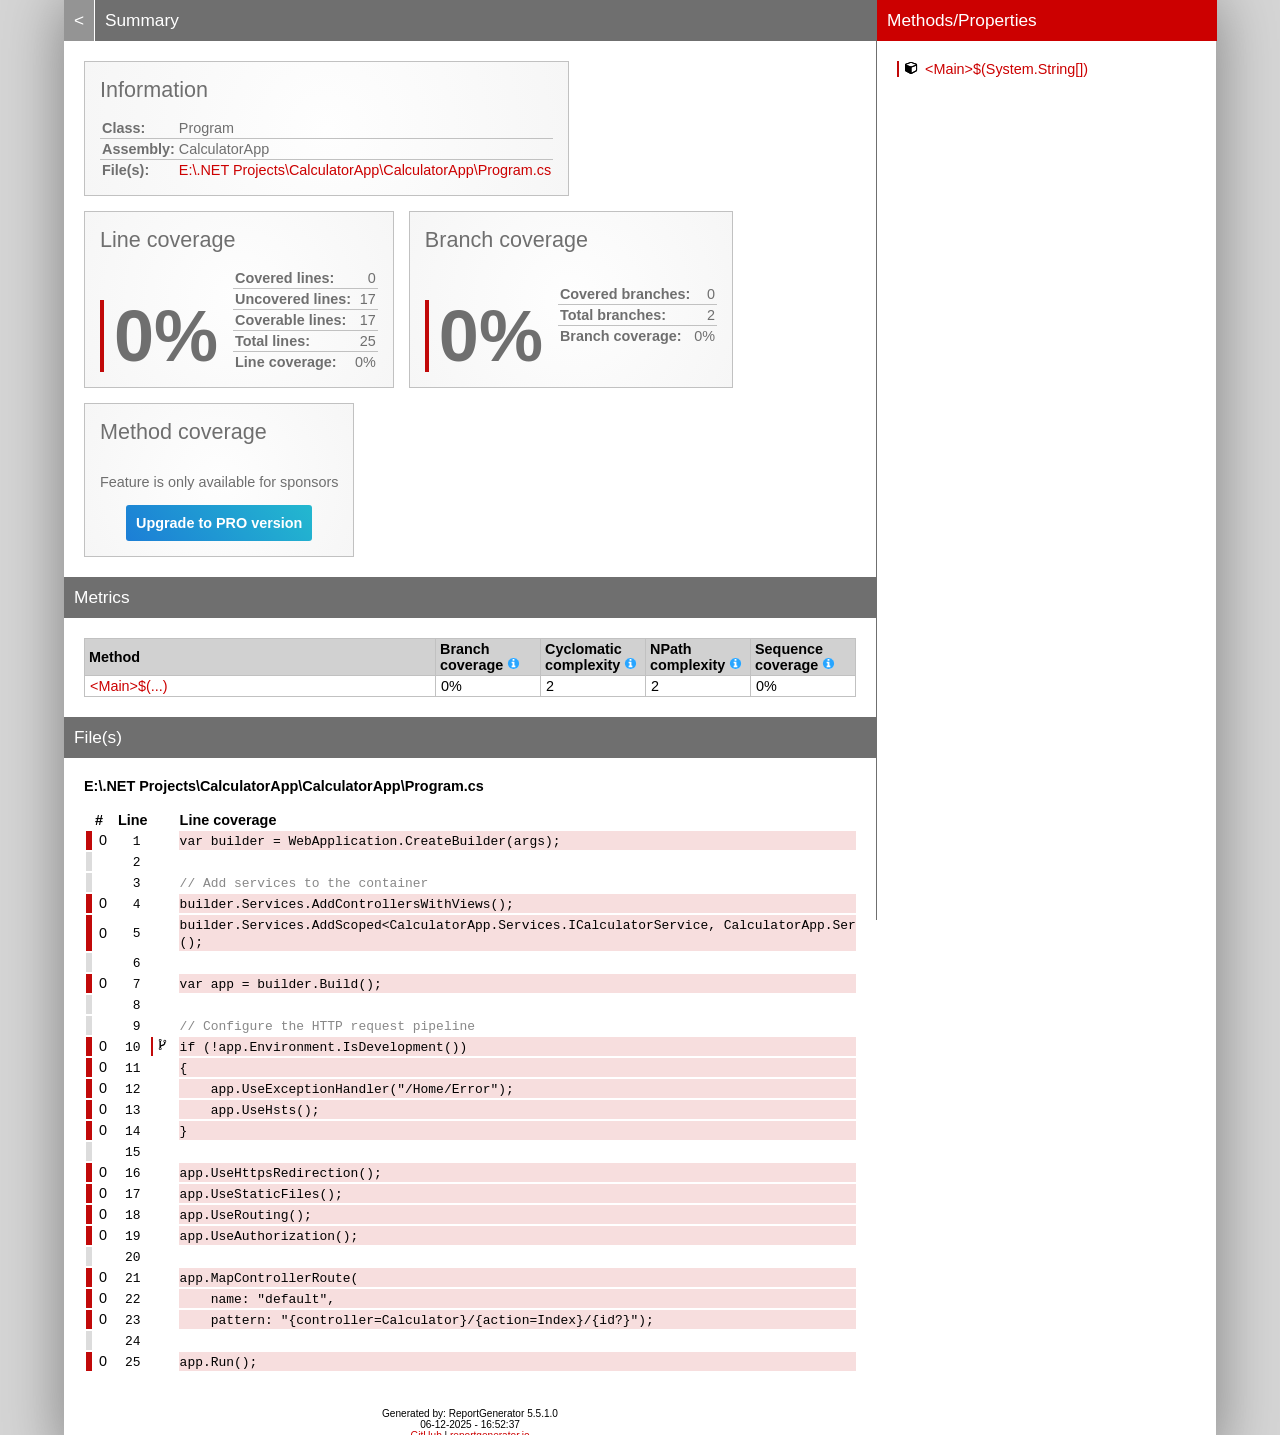
<file: coveragereport/CalculatorApp_Program.html>
<!DOCTYPE html>
<html>
<head>
<meta charset="utf-8" />
<meta name="viewport" content="width=device-width, initial-scale=1.0" />
<meta http-equiv="X-UA-Compatible" content="IE=EDGE,chrome=1" />
<link href="[data-uri]" rel="icon" type="image/x-icon" />
<title>Program - Coverage Report</title>
<link rel="stylesheet" type="text/css" href="report.css" />
</head><body><div class="container"><div class="containerleft">
<h1><a href="index.html" class="back">&lt;</a> Summary</h1>
<div class="card-group">
<div class="card">
<div class="card-header">Information</div>
<div class="card-body">
<div class="table">
<table>
<tr>
<th>Class:</th>
<td class="limit-width " title="Program">Program</td>
</tr>
<tr>
<th>Assembly:</th>
<td class="limit-width " title="CalculatorApp">CalculatorApp</td>
</tr>
<tr>
<th>File(s):</th>
<td class="overflow-wrap"><a href="#ENETProjectsCalculatorAppCalculatorAppProgramcs" class="navigatetohash">E:\.NET Projects\CalculatorApp\CalculatorApp\Program.cs</a></td>
</tr>
</table>
</div>
</div>
</div>
</div>
<div class="card-group">
<div class="card">
<div class="card-header">Line coverage</div>
<div class="card-body">
<div class="large cardpercentagebar cardpercentagebar100">0%</div>
<div class="table">
<table>
<tr>
<th>Covered lines:</th>
<td class="limit-width right" title="0">0</td>
</tr>
<tr>
<th>Uncovered lines:</th>
<td class="limit-width right" title="17">17</td>
</tr>
<tr>
<th>Coverable lines:</th>
<td class="limit-width right" title="17">17</td>
</tr>
<tr>
<th>Total lines:</th>
<td class="limit-width right" title="25">25</td>
</tr>
<tr>
<th>Line coverage:</th>
<td class="limit-width right" title="0 of 17">0%</td>
</tr>
</table>
</div>
</div>
</div>
<div class="card">
<div class="card-header">Branch coverage</div>
<div class="card-body">
<div class="large cardpercentagebar cardpercentagebar100">0%</div>
<div class="table">
<table>
<tr>
<th>Covered branches:</th>
<td class="limit-width right" title="0">0</td>
</tr>
<tr>
<th>Total branches:</th>
<td class="limit-width right" title="2">2</td>
</tr>
<tr>
<th>Branch coverage:</th>
<td class="limit-width right" title="0 of 2">0%</td>
</tr>
</table>
</div>
</div>
</div>
<div class="card">
<div class="card-header">Method coverage</div>
<div class="card-body">
<div class="center">
<p>Feature is only available for sponsors</p>
<a class="pro-button" href="https://reportgenerator.io/pro" target="_blank">Upgrade to PRO version</a>
</div>
</div>
</div>
</div>
<h1>Metrics</h1>
<div class="table-responsive">
<table class="overview table-fixed">
<colgroup>
<col class="column-min-200" />
<col class="column105" />
<col class="column105" />
<col class="column105" />
<col class="column105" />
</colgroup>
<thead><tr><th>Method</th><th>Branch coverage <a href="https://en.wikipedia.org/wiki/Code_coverage" target="_blank"><i class="icon-info-circled"></i></a></th><th>Cyclomatic complexity <a href="https://en.wikipedia.org/wiki/Cyclomatic_complexity" target="_blank"><i class="icon-info-circled"></i></a></th><th>NPath complexity <a href="https://modess.io/npath-complexity-cyclomatic-complexity-explained" target="_blank"><i class="icon-info-circled"></i></a></th><th>Sequence coverage <a href="https://en.wikipedia.org/wiki/Code_coverage" target="_blank"><i class="icon-info-circled"></i></a></th></tr></thead>
<tbody>
<tr><td title="System.Void Program::&lt;Main&gt;$(System.String[])"><a href="#file0_line1" class="navigatetohash">&lt;Main&gt;$(...)</a></td><td>0%</td><td>2</td><td>2</td><td>0%</td></tr>
</tbody>
</table>
</div>
<h1>File(s)</h1>
<h2 id="ENETProjectsCalculatorAppCalculatorAppProgramcs">E:\.NET Projects\CalculatorApp\CalculatorApp\Program.cs</h2>
<div class="table-responsive">
<table class="lineAnalysis">
<thead><tr><th></th><th>#</th><th>Line</th><th></th><th>Line coverage</th></tr></thead>
<tbody>
<tr class="coverableline" title="Not covered (0 visits)" data-coverage="{'AllTestMethods': {'VC': '0', 'LVS': 'red'}}"><td class="red">&nbsp;</td><td class="leftmargin rightmargin right">0</td><td class="rightmargin right"><a id="file0_line1"></a><code>1</code></td><td></td><td class="lightred"><code>var&nbsp;builder&nbsp;=&nbsp;WebApplication.CreateBuilder(args);</code></td></tr>
<tr class="" title="Not coverable" data-coverage="{'AllTestMethods': {'VC': '', 'LVS': 'gray'}}"><td class="gray">&nbsp;</td><td class="leftmargin rightmargin right"></td><td class="rightmargin right"><a id="file0_line2"></a><code>2</code></td><td></td><td class="lightgray"><code></code></td></tr>
<tr class="" title="Not coverable" data-coverage="{'AllTestMethods': {'VC': '', 'LVS': 'gray'}}"><td class="gray">&nbsp;</td><td class="leftmargin rightmargin right"></td><td class="rightmargin right"><a id="file0_line3"></a><code>3</code></td><td></td><td class="lightgray"><code>//&nbsp;Add&nbsp;services&nbsp;to&nbsp;the&nbsp;container</code></td></tr>
<tr class="coverableline" title="Not covered (0 visits)" data-coverage="{'AllTestMethods': {'VC': '0', 'LVS': 'red'}}"><td class="red">&nbsp;</td><td class="leftmargin rightmargin right">0</td><td class="rightmargin right"><a id="file0_line4"></a><code>4</code></td><td></td><td class="lightred"><code>builder.Services.AddControllersWithViews();</code></td></tr>
<tr class="coverableline" title="Not covered (0 visits)" data-coverage="{'AllTestMethods': {'VC': '0', 'LVS': 'red'}}"><td class="red">&nbsp;</td><td class="leftmargin rightmargin right">0</td><td class="rightmargin right"><a id="file0_line5"></a><code>5</code></td><td></td><td class="lightred"><code>builder.Services.AddScoped&lt;CalculatorApp.Services.ICalculatorService,&nbsp;CalculatorApp.Services.CalculatorService&gt;();</code></td></tr>
<tr class="" title="Not coverable" data-coverage="{'AllTestMethods': {'VC': '', 'LVS': 'gray'}}"><td class="gray">&nbsp;</td><td class="leftmargin rightmargin right"></td><td class="rightmargin right"><a id="file0_line6"></a><code>6</code></td><td></td><td class="lightgray"><code></code></td></tr>
<tr class="coverableline" title="Not covered (0 visits)" data-coverage="{'AllTestMethods': {'VC': '0', 'LVS': 'red'}}"><td class="red">&nbsp;</td><td class="leftmargin rightmargin right">0</td><td class="rightmargin right"><a id="file0_line7"></a><code>7</code></td><td></td><td class="lightred"><code>var&nbsp;app&nbsp;=&nbsp;builder.Build();</code></td></tr>
<tr class="" title="Not coverable" data-coverage="{'AllTestMethods': {'VC': '', 'LVS': 'gray'}}"><td class="gray">&nbsp;</td><td class="leftmargin rightmargin right"></td><td class="rightmargin right"><a id="file0_line8"></a><code>8</code></td><td></td><td class="lightgray"><code></code></td></tr>
<tr class="" title="Not coverable" data-coverage="{'AllTestMethods': {'VC': '', 'LVS': 'gray'}}"><td class="gray">&nbsp;</td><td class="leftmargin rightmargin right"></td><td class="rightmargin right"><a id="file0_line9"></a><code>9</code></td><td></td><td class="lightgray"><code>//&nbsp;Configure&nbsp;the&nbsp;HTTP&nbsp;request&nbsp;pipeline</code></td></tr>
<tr class="coverableline" title="Not covered (0 visits, 0 of 2 branches are covered)" data-coverage="{'AllTestMethods': {'VC': '0', 'LVS': 'red'}}"><td class="red">&nbsp;</td><td class="leftmargin rightmargin right">0</td><td class="rightmargin right"><a id="file0_line10"></a><code>10</code></td><td class="percentagebar percentagebar0"><i class="icon-fork"></i></td><td class="lightred"><code>if&nbsp;(!app.Environment.IsDevelopment())</code></td></tr>
<tr class="coverableline" title="Not covered (0 visits)" data-coverage="{'AllTestMethods': {'VC': '0', 'LVS': 'red'}}"><td class="red">&nbsp;</td><td class="leftmargin rightmargin right">0</td><td class="rightmargin right"><a id="file0_line11"></a><code>11</code></td><td></td><td class="lightred"><code>{</code></td></tr>
<tr class="coverableline" title="Not covered (0 visits)" data-coverage="{'AllTestMethods': {'VC': '0', 'LVS': 'red'}}"><td class="red">&nbsp;</td><td class="leftmargin rightmargin right">0</td><td class="rightmargin right"><a id="file0_line12"></a><code>12</code></td><td></td><td class="lightred"><code>&nbsp;&nbsp;&nbsp;&nbsp;app.UseExceptionHandler(&quot;/Home/Error&quot;);</code></td></tr>
<tr class="coverableline" title="Not covered (0 visits)" data-coverage="{'AllTestMethods': {'VC': '0', 'LVS': 'red'}}"><td class="red">&nbsp;</td><td class="leftmargin rightmargin right">0</td><td class="rightmargin right"><a id="file0_line13"></a><code>13</code></td><td></td><td class="lightred"><code>&nbsp;&nbsp;&nbsp;&nbsp;app.UseHsts();</code></td></tr>
<tr class="coverableline" title="Not covered (0 visits)" data-coverage="{'AllTestMethods': {'VC': '0', 'LVS': 'red'}}"><td class="red">&nbsp;</td><td class="leftmargin rightmargin right">0</td><td class="rightmargin right"><a id="file0_line14"></a><code>14</code></td><td></td><td class="lightred"><code>}</code></td></tr>
<tr class="" title="Not coverable" data-coverage="{'AllTestMethods': {'VC': '', 'LVS': 'gray'}}"><td class="gray">&nbsp;</td><td class="leftmargin rightmargin right"></td><td class="rightmargin right"><a id="file0_line15"></a><code>15</code></td><td></td><td class="lightgray"><code></code></td></tr>
<tr class="coverableline" title="Not covered (0 visits)" data-coverage="{'AllTestMethods': {'VC': '0', 'LVS': 'red'}}"><td class="red">&nbsp;</td><td class="leftmargin rightmargin right">0</td><td class="rightmargin right"><a id="file0_line16"></a><code>16</code></td><td></td><td class="lightred"><code>app.UseHttpsRedirection();</code></td></tr>
<tr class="coverableline" title="Not covered (0 visits)" data-coverage="{'AllTestMethods': {'VC': '0', 'LVS': 'red'}}"><td class="red">&nbsp;</td><td class="leftmargin rightmargin right">0</td><td class="rightmargin right"><a id="file0_line17"></a><code>17</code></td><td></td><td class="lightred"><code>app.UseStaticFiles();</code></td></tr>
<tr class="coverableline" title="Not covered (0 visits)" data-coverage="{'AllTestMethods': {'VC': '0', 'LVS': 'red'}}"><td class="red">&nbsp;</td><td class="leftmargin rightmargin right">0</td><td class="rightmargin right"><a id="file0_line18"></a><code>18</code></td><td></td><td class="lightred"><code>app.UseRouting();</code></td></tr>
<tr class="coverableline" title="Not covered (0 visits)" data-coverage="{'AllTestMethods': {'VC': '0', 'LVS': 'red'}}"><td class="red">&nbsp;</td><td class="leftmargin rightmargin right">0</td><td class="rightmargin right"><a id="file0_line19"></a><code>19</code></td><td></td><td class="lightred"><code>app.UseAuthorization();</code></td></tr>
<tr class="" title="Not coverable" data-coverage="{'AllTestMethods': {'VC': '', 'LVS': 'gray'}}"><td class="gray">&nbsp;</td><td class="leftmargin rightmargin right"></td><td class="rightmargin right"><a id="file0_line20"></a><code>20</code></td><td></td><td class="lightgray"><code></code></td></tr>
<tr class="coverableline" title="Not covered (0 visits)" data-coverage="{'AllTestMethods': {'VC': '0', 'LVS': 'red'}}"><td class="red">&nbsp;</td><td class="leftmargin rightmargin right">0</td><td class="rightmargin right"><a id="file0_line21"></a><code>21</code></td><td></td><td class="lightred"><code>app.MapControllerRoute(</code></td></tr>
<tr class="coverableline" title="Not covered (0 visits)" data-coverage="{'AllTestMethods': {'VC': '0', 'LVS': 'red'}}"><td class="red">&nbsp;</td><td class="leftmargin rightmargin right">0</td><td class="rightmargin right"><a id="file0_line22"></a><code>22</code></td><td></td><td class="lightred"><code>&nbsp;&nbsp;&nbsp;&nbsp;name:&nbsp;&quot;default&quot;,</code></td></tr>
<tr class="coverableline" title="Not covered (0 visits)" data-coverage="{'AllTestMethods': {'VC': '0', 'LVS': 'red'}}"><td class="red">&nbsp;</td><td class="leftmargin rightmargin right">0</td><td class="rightmargin right"><a id="file0_line23"></a><code>23</code></td><td></td><td class="lightred"><code>&nbsp;&nbsp;&nbsp;&nbsp;pattern:&nbsp;&quot;{controller=Calculator}/{action=Index}/{id?}&quot;);</code></td></tr>
<tr class="" title="Not coverable" data-coverage="{'AllTestMethods': {'VC': '', 'LVS': 'gray'}}"><td class="gray">&nbsp;</td><td class="leftmargin rightmargin right"></td><td class="rightmargin right"><a id="file0_line24"></a><code>24</code></td><td></td><td class="lightgray"><code></code></td></tr>
<tr class="coverableline" title="Not covered (0 visits)" data-coverage="{'AllTestMethods': {'VC': '0', 'LVS': 'red'}}"><td class="red">&nbsp;</td><td class="leftmargin rightmargin right">0</td><td class="rightmargin right"><a id="file0_line25"></a><code>25</code></td><td></td><td class="lightred"><code>app.Run();</code></td></tr>
</tbody>
</table>
</div>
<div class="footer">Generated by: ReportGenerator 5.5.1.0<br />06-12-2025 - 16:52:37<br /><a href="https://github.com/danielpalme/ReportGenerator">GitHub</a> | <a href="https://reportgenerator.io">reportgenerator.io</a></div></div>
<div class="containerright">
<div class="containerrightfixed">
<h1>Methods/Properties</h1>
<a href="#file0_line1" class="navigatetohash percentagebar percentagebar0" title="Line coverage: 0% - &lt;Main&gt;$(System.String[])"><i class="icon-cube"></i>&lt;Main&gt;$(System.String[])</a><br />
<br/></div>
</div></div>
<script type="text/javascript">
/* <![CDATA[ */
(function() {
    var url = window.location.href;
    var startOfQueryString = url.indexOf('?');
    var queryString = startOfQueryString > -1 ? url.substr(startOfQueryString) : '';

    if (startOfQueryString > -1) {
        var i = 0, href= null;
        var css = document.getElementsByTagName('link');

        for (i = 0; i < css.length; i++) {
            if (css[i].getAttribute('rel') !== 'stylesheet') {
            continue;
            }

            href = css[i].getAttribute('href');

            if (href) {
            css[i].setAttribute('href', href + queryString);
            }
        }

        var links = document.getElementsByTagName('a');

        for (i = 0; i < links.length; i++) {
            href = links[i].getAttribute('href');

            if (href
                && !href.startsWith('http://')
                && !href.startsWith('https://')
                && !href.startsWith('#')
                && href.indexOf('?') === -1) {
            links[i].setAttribute('href', href + queryString);
            }
        }
    }

    var newScript = document.createElement('script');
    newScript.src = 'class.js' + queryString;
    document.getElementsByTagName('body')[0].appendChild(newScript);
})();
/* ]]> */ 
</script></body></html>
</file>
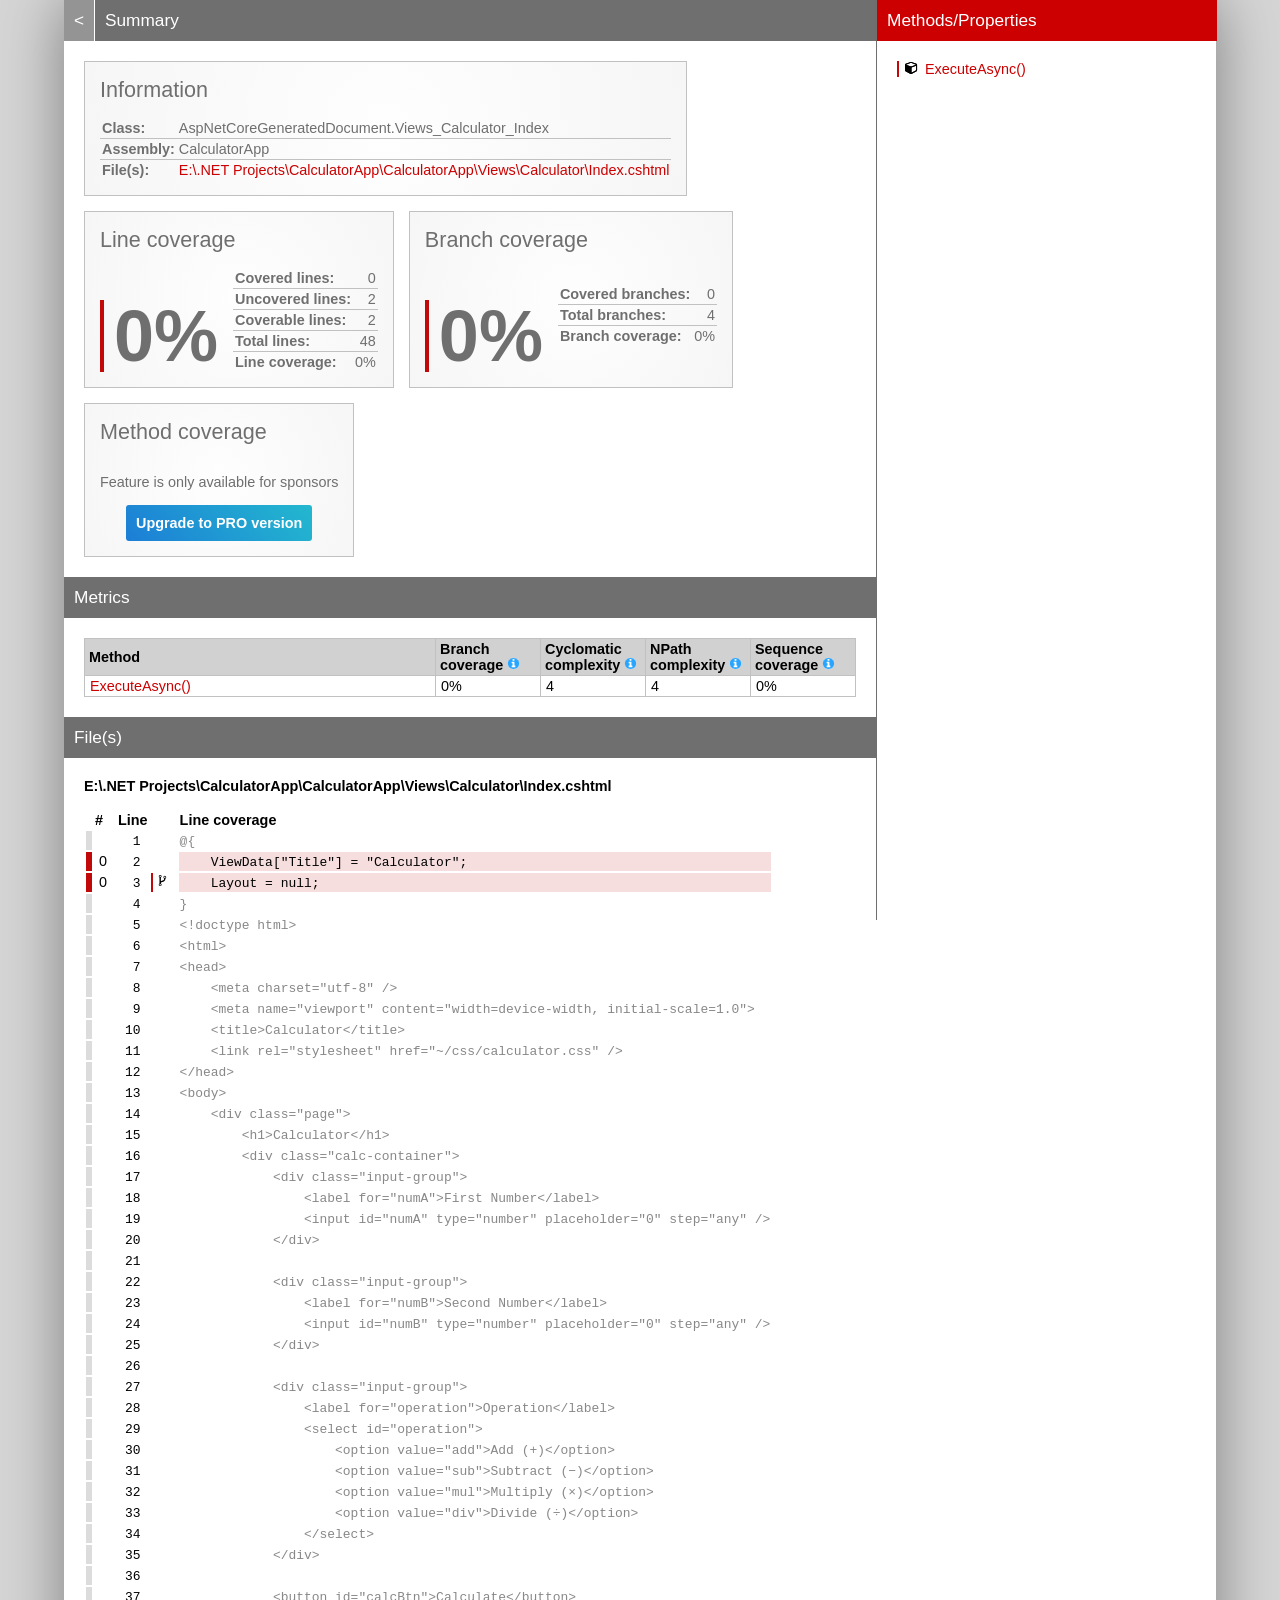
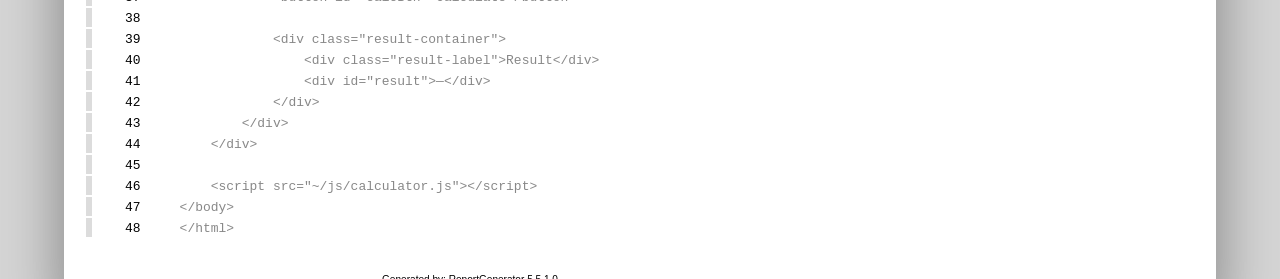
<file: coveragereport/CalculatorApp_Views_Calculator_Index.html>
<!DOCTYPE html>
<html>
<head>
<meta charset="utf-8" />
<meta name="viewport" content="width=device-width, initial-scale=1.0" />
<meta http-equiv="X-UA-Compatible" content="IE=EDGE,chrome=1" />
<link href="[data-uri]" rel="icon" type="image/x-icon" />
<title>AspNetCoreGeneratedDocument.Views_Calculator_Index - Coverage Report</title>
<link rel="stylesheet" type="text/css" href="report.css" />
</head><body><div class="container"><div class="containerleft">
<h1><a href="index.html" class="back">&lt;</a> Summary</h1>
<div class="card-group">
<div class="card">
<div class="card-header">Information</div>
<div class="card-body">
<div class="table">
<table>
<tr>
<th>Class:</th>
<td class="limit-width " title="AspNetCoreGeneratedDocument.Views_Calculator_Index">AspNetCoreGeneratedDocument.Views_Calculator_Index</td>
</tr>
<tr>
<th>Assembly:</th>
<td class="limit-width " title="CalculatorApp">CalculatorApp</td>
</tr>
<tr>
<th>File(s):</th>
<td class="overflow-wrap"><a href="#ENETProjectsCalculatorAppCalculatorAppViewsCalculatorIndexcshtml" class="navigatetohash">E:\.NET Projects\CalculatorApp\CalculatorApp\Views\Calculator\Index.cshtml</a></td>
</tr>
</table>
</div>
</div>
</div>
</div>
<div class="card-group">
<div class="card">
<div class="card-header">Line coverage</div>
<div class="card-body">
<div class="large cardpercentagebar cardpercentagebar100">0%</div>
<div class="table">
<table>
<tr>
<th>Covered lines:</th>
<td class="limit-width right" title="0">0</td>
</tr>
<tr>
<th>Uncovered lines:</th>
<td class="limit-width right" title="2">2</td>
</tr>
<tr>
<th>Coverable lines:</th>
<td class="limit-width right" title="2">2</td>
</tr>
<tr>
<th>Total lines:</th>
<td class="limit-width right" title="48">48</td>
</tr>
<tr>
<th>Line coverage:</th>
<td class="limit-width right" title="0 of 2">0%</td>
</tr>
</table>
</div>
</div>
</div>
<div class="card">
<div class="card-header">Branch coverage</div>
<div class="card-body">
<div class="large cardpercentagebar cardpercentagebar100">0%</div>
<div class="table">
<table>
<tr>
<th>Covered branches:</th>
<td class="limit-width right" title="0">0</td>
</tr>
<tr>
<th>Total branches:</th>
<td class="limit-width right" title="4">4</td>
</tr>
<tr>
<th>Branch coverage:</th>
<td class="limit-width right" title="0 of 4">0%</td>
</tr>
</table>
</div>
</div>
</div>
<div class="card">
<div class="card-header">Method coverage</div>
<div class="card-body">
<div class="center">
<p>Feature is only available for sponsors</p>
<a class="pro-button" href="https://reportgenerator.io/pro" target="_blank">Upgrade to PRO version</a>
</div>
</div>
</div>
</div>
<h1>Metrics</h1>
<div class="table-responsive">
<table class="overview table-fixed">
<colgroup>
<col class="column-min-200" />
<col class="column105" />
<col class="column105" />
<col class="column105" />
<col class="column105" />
</colgroup>
<thead><tr><th>Method</th><th>Branch coverage <a href="https://en.wikipedia.org/wiki/Code_coverage" target="_blank"><i class="icon-info-circled"></i></a></th><th>Cyclomatic complexity <a href="https://en.wikipedia.org/wiki/Cyclomatic_complexity" target="_blank"><i class="icon-info-circled"></i></a></th><th>NPath complexity <a href="https://modess.io/npath-complexity-cyclomatic-complexity-explained" target="_blank"><i class="icon-info-circled"></i></a></th><th>Sequence coverage <a href="https://en.wikipedia.org/wiki/Code_coverage" target="_blank"><i class="icon-info-circled"></i></a></th></tr></thead>
<tbody>
<tr><td title="ExecuteAsync()"><a href="#file0_line2" class="navigatetohash">ExecuteAsync()</a></td><td>0%</td><td>4</td><td>4</td><td>0%</td></tr>
</tbody>
</table>
</div>
<h1>File(s)</h1>
<h2 id="ENETProjectsCalculatorAppCalculatorAppViewsCalculatorIndexcshtml">E:\.NET Projects\CalculatorApp\CalculatorApp\Views\Calculator\Index.cshtml</h2>
<div class="table-responsive">
<table class="lineAnalysis">
<thead><tr><th></th><th>#</th><th>Line</th><th></th><th>Line coverage</th></tr></thead>
<tbody>
<tr class="" title="Not coverable" data-coverage="{'AllTestMethods': {'VC': '', 'LVS': 'gray'}}"><td class="gray">&nbsp;</td><td class="leftmargin rightmargin right"></td><td class="rightmargin right"><a id="file0_line1"></a><code>1</code></td><td></td><td class="lightgray"><code>@{</code></td></tr>
<tr class="coverableline" title="Not covered (0 visits)" data-coverage="{'AllTestMethods': {'VC': '0', 'LVS': 'red'}}"><td class="red">&nbsp;</td><td class="leftmargin rightmargin right">0</td><td class="rightmargin right"><a id="file0_line2"></a><code>2</code></td><td></td><td class="lightred"><code>&nbsp;&nbsp;&nbsp;&nbsp;ViewData[&quot;Title&quot;]&nbsp;=&nbsp;&quot;Calculator&quot;;</code></td></tr>
<tr class="coverableline" title="Not covered (0 visits, 0 of 4 branches are covered)" data-coverage="{'AllTestMethods': {'VC': '0', 'LVS': 'red'}}"><td class="red">&nbsp;</td><td class="leftmargin rightmargin right">0</td><td class="rightmargin right"><a id="file0_line3"></a><code>3</code></td><td class="percentagebar percentagebar0"><i class="icon-fork"></i></td><td class="lightred"><code>&nbsp;&nbsp;&nbsp;&nbsp;Layout&nbsp;=&nbsp;null;</code></td></tr>
<tr class="" title="Not coverable" data-coverage="{'AllTestMethods': {'VC': '', 'LVS': 'gray'}}"><td class="gray">&nbsp;</td><td class="leftmargin rightmargin right"></td><td class="rightmargin right"><a id="file0_line4"></a><code>4</code></td><td></td><td class="lightgray"><code>}</code></td></tr>
<tr class="" title="Not coverable" data-coverage="{'AllTestMethods': {'VC': '', 'LVS': 'gray'}}"><td class="gray">&nbsp;</td><td class="leftmargin rightmargin right"></td><td class="rightmargin right"><a id="file0_line5"></a><code>5</code></td><td></td><td class="lightgray"><code>&lt;!doctype&nbsp;html&gt;</code></td></tr>
<tr class="" title="Not coverable" data-coverage="{'AllTestMethods': {'VC': '', 'LVS': 'gray'}}"><td class="gray">&nbsp;</td><td class="leftmargin rightmargin right"></td><td class="rightmargin right"><a id="file0_line6"></a><code>6</code></td><td></td><td class="lightgray"><code>&lt;html&gt;</code></td></tr>
<tr class="" title="Not coverable" data-coverage="{'AllTestMethods': {'VC': '', 'LVS': 'gray'}}"><td class="gray">&nbsp;</td><td class="leftmargin rightmargin right"></td><td class="rightmargin right"><a id="file0_line7"></a><code>7</code></td><td></td><td class="lightgray"><code>&lt;head&gt;</code></td></tr>
<tr class="" title="Not coverable" data-coverage="{'AllTestMethods': {'VC': '', 'LVS': 'gray'}}"><td class="gray">&nbsp;</td><td class="leftmargin rightmargin right"></td><td class="rightmargin right"><a id="file0_line8"></a><code>8</code></td><td></td><td class="lightgray"><code>&nbsp;&nbsp;&nbsp;&nbsp;&lt;meta&nbsp;charset=&quot;utf-8&quot;&nbsp;/&gt;</code></td></tr>
<tr class="" title="Not coverable" data-coverage="{'AllTestMethods': {'VC': '', 'LVS': 'gray'}}"><td class="gray">&nbsp;</td><td class="leftmargin rightmargin right"></td><td class="rightmargin right"><a id="file0_line9"></a><code>9</code></td><td></td><td class="lightgray"><code>&nbsp;&nbsp;&nbsp;&nbsp;&lt;meta&nbsp;name=&quot;viewport&quot;&nbsp;content=&quot;width=device-width,&nbsp;initial-scale=1.0&quot;&gt;</code></td></tr>
<tr class="" title="Not coverable" data-coverage="{'AllTestMethods': {'VC': '', 'LVS': 'gray'}}"><td class="gray">&nbsp;</td><td class="leftmargin rightmargin right"></td><td class="rightmargin right"><a id="file0_line10"></a><code>10</code></td><td></td><td class="lightgray"><code>&nbsp;&nbsp;&nbsp;&nbsp;&lt;title&gt;Calculator&lt;/title&gt;</code></td></tr>
<tr class="" title="Not coverable" data-coverage="{'AllTestMethods': {'VC': '', 'LVS': 'gray'}}"><td class="gray">&nbsp;</td><td class="leftmargin rightmargin right"></td><td class="rightmargin right"><a id="file0_line11"></a><code>11</code></td><td></td><td class="lightgray"><code>&nbsp;&nbsp;&nbsp;&nbsp;&lt;link&nbsp;rel=&quot;stylesheet&quot;&nbsp;href=&quot;~/css/calculator.css&quot;&nbsp;/&gt;</code></td></tr>
<tr class="" title="Not coverable" data-coverage="{'AllTestMethods': {'VC': '', 'LVS': 'gray'}}"><td class="gray">&nbsp;</td><td class="leftmargin rightmargin right"></td><td class="rightmargin right"><a id="file0_line12"></a><code>12</code></td><td></td><td class="lightgray"><code>&lt;/head&gt;</code></td></tr>
<tr class="" title="Not coverable" data-coverage="{'AllTestMethods': {'VC': '', 'LVS': 'gray'}}"><td class="gray">&nbsp;</td><td class="leftmargin rightmargin right"></td><td class="rightmargin right"><a id="file0_line13"></a><code>13</code></td><td></td><td class="lightgray"><code>&lt;body&gt;</code></td></tr>
<tr class="" title="Not coverable" data-coverage="{'AllTestMethods': {'VC': '', 'LVS': 'gray'}}"><td class="gray">&nbsp;</td><td class="leftmargin rightmargin right"></td><td class="rightmargin right"><a id="file0_line14"></a><code>14</code></td><td></td><td class="lightgray"><code>&nbsp;&nbsp;&nbsp;&nbsp;&lt;div&nbsp;class=&quot;page&quot;&gt;</code></td></tr>
<tr class="" title="Not coverable" data-coverage="{'AllTestMethods': {'VC': '', 'LVS': 'gray'}}"><td class="gray">&nbsp;</td><td class="leftmargin rightmargin right"></td><td class="rightmargin right"><a id="file0_line15"></a><code>15</code></td><td></td><td class="lightgray"><code>&nbsp;&nbsp;&nbsp;&nbsp;&nbsp;&nbsp;&nbsp;&nbsp;&lt;h1&gt;Calculator&lt;/h1&gt;</code></td></tr>
<tr class="" title="Not coverable" data-coverage="{'AllTestMethods': {'VC': '', 'LVS': 'gray'}}"><td class="gray">&nbsp;</td><td class="leftmargin rightmargin right"></td><td class="rightmargin right"><a id="file0_line16"></a><code>16</code></td><td></td><td class="lightgray"><code>&nbsp;&nbsp;&nbsp;&nbsp;&nbsp;&nbsp;&nbsp;&nbsp;&lt;div&nbsp;class=&quot;calc-container&quot;&gt;</code></td></tr>
<tr class="" title="Not coverable" data-coverage="{'AllTestMethods': {'VC': '', 'LVS': 'gray'}}"><td class="gray">&nbsp;</td><td class="leftmargin rightmargin right"></td><td class="rightmargin right"><a id="file0_line17"></a><code>17</code></td><td></td><td class="lightgray"><code>&nbsp;&nbsp;&nbsp;&nbsp;&nbsp;&nbsp;&nbsp;&nbsp;&nbsp;&nbsp;&nbsp;&nbsp;&lt;div&nbsp;class=&quot;input-group&quot;&gt;</code></td></tr>
<tr class="" title="Not coverable" data-coverage="{'AllTestMethods': {'VC': '', 'LVS': 'gray'}}"><td class="gray">&nbsp;</td><td class="leftmargin rightmargin right"></td><td class="rightmargin right"><a id="file0_line18"></a><code>18</code></td><td></td><td class="lightgray"><code>&nbsp;&nbsp;&nbsp;&nbsp;&nbsp;&nbsp;&nbsp;&nbsp;&nbsp;&nbsp;&nbsp;&nbsp;&nbsp;&nbsp;&nbsp;&nbsp;&lt;label&nbsp;for=&quot;numA&quot;&gt;First&nbsp;Number&lt;/label&gt;</code></td></tr>
<tr class="" title="Not coverable" data-coverage="{'AllTestMethods': {'VC': '', 'LVS': 'gray'}}"><td class="gray">&nbsp;</td><td class="leftmargin rightmargin right"></td><td class="rightmargin right"><a id="file0_line19"></a><code>19</code></td><td></td><td class="lightgray"><code>&nbsp;&nbsp;&nbsp;&nbsp;&nbsp;&nbsp;&nbsp;&nbsp;&nbsp;&nbsp;&nbsp;&nbsp;&nbsp;&nbsp;&nbsp;&nbsp;&lt;input&nbsp;id=&quot;numA&quot;&nbsp;type=&quot;number&quot;&nbsp;placeholder=&quot;0&quot;&nbsp;step=&quot;any&quot;&nbsp;/&gt;</code></td></tr>
<tr class="" title="Not coverable" data-coverage="{'AllTestMethods': {'VC': '', 'LVS': 'gray'}}"><td class="gray">&nbsp;</td><td class="leftmargin rightmargin right"></td><td class="rightmargin right"><a id="file0_line20"></a><code>20</code></td><td></td><td class="lightgray"><code>&nbsp;&nbsp;&nbsp;&nbsp;&nbsp;&nbsp;&nbsp;&nbsp;&nbsp;&nbsp;&nbsp;&nbsp;&lt;/div&gt;</code></td></tr>
<tr class="" title="Not coverable" data-coverage="{'AllTestMethods': {'VC': '', 'LVS': 'gray'}}"><td class="gray">&nbsp;</td><td class="leftmargin rightmargin right"></td><td class="rightmargin right"><a id="file0_line21"></a><code>21</code></td><td></td><td class="lightgray"><code></code></td></tr>
<tr class="" title="Not coverable" data-coverage="{'AllTestMethods': {'VC': '', 'LVS': 'gray'}}"><td class="gray">&nbsp;</td><td class="leftmargin rightmargin right"></td><td class="rightmargin right"><a id="file0_line22"></a><code>22</code></td><td></td><td class="lightgray"><code>&nbsp;&nbsp;&nbsp;&nbsp;&nbsp;&nbsp;&nbsp;&nbsp;&nbsp;&nbsp;&nbsp;&nbsp;&lt;div&nbsp;class=&quot;input-group&quot;&gt;</code></td></tr>
<tr class="" title="Not coverable" data-coverage="{'AllTestMethods': {'VC': '', 'LVS': 'gray'}}"><td class="gray">&nbsp;</td><td class="leftmargin rightmargin right"></td><td class="rightmargin right"><a id="file0_line23"></a><code>23</code></td><td></td><td class="lightgray"><code>&nbsp;&nbsp;&nbsp;&nbsp;&nbsp;&nbsp;&nbsp;&nbsp;&nbsp;&nbsp;&nbsp;&nbsp;&nbsp;&nbsp;&nbsp;&nbsp;&lt;label&nbsp;for=&quot;numB&quot;&gt;Second&nbsp;Number&lt;/label&gt;</code></td></tr>
<tr class="" title="Not coverable" data-coverage="{'AllTestMethods': {'VC': '', 'LVS': 'gray'}}"><td class="gray">&nbsp;</td><td class="leftmargin rightmargin right"></td><td class="rightmargin right"><a id="file0_line24"></a><code>24</code></td><td></td><td class="lightgray"><code>&nbsp;&nbsp;&nbsp;&nbsp;&nbsp;&nbsp;&nbsp;&nbsp;&nbsp;&nbsp;&nbsp;&nbsp;&nbsp;&nbsp;&nbsp;&nbsp;&lt;input&nbsp;id=&quot;numB&quot;&nbsp;type=&quot;number&quot;&nbsp;placeholder=&quot;0&quot;&nbsp;step=&quot;any&quot;&nbsp;/&gt;</code></td></tr>
<tr class="" title="Not coverable" data-coverage="{'AllTestMethods': {'VC': '', 'LVS': 'gray'}}"><td class="gray">&nbsp;</td><td class="leftmargin rightmargin right"></td><td class="rightmargin right"><a id="file0_line25"></a><code>25</code></td><td></td><td class="lightgray"><code>&nbsp;&nbsp;&nbsp;&nbsp;&nbsp;&nbsp;&nbsp;&nbsp;&nbsp;&nbsp;&nbsp;&nbsp;&lt;/div&gt;</code></td></tr>
<tr class="" title="Not coverable" data-coverage="{'AllTestMethods': {'VC': '', 'LVS': 'gray'}}"><td class="gray">&nbsp;</td><td class="leftmargin rightmargin right"></td><td class="rightmargin right"><a id="file0_line26"></a><code>26</code></td><td></td><td class="lightgray"><code></code></td></tr>
<tr class="" title="Not coverable" data-coverage="{'AllTestMethods': {'VC': '', 'LVS': 'gray'}}"><td class="gray">&nbsp;</td><td class="leftmargin rightmargin right"></td><td class="rightmargin right"><a id="file0_line27"></a><code>27</code></td><td></td><td class="lightgray"><code>&nbsp;&nbsp;&nbsp;&nbsp;&nbsp;&nbsp;&nbsp;&nbsp;&nbsp;&nbsp;&nbsp;&nbsp;&lt;div&nbsp;class=&quot;input-group&quot;&gt;</code></td></tr>
<tr class="" title="Not coverable" data-coverage="{'AllTestMethods': {'VC': '', 'LVS': 'gray'}}"><td class="gray">&nbsp;</td><td class="leftmargin rightmargin right"></td><td class="rightmargin right"><a id="file0_line28"></a><code>28</code></td><td></td><td class="lightgray"><code>&nbsp;&nbsp;&nbsp;&nbsp;&nbsp;&nbsp;&nbsp;&nbsp;&nbsp;&nbsp;&nbsp;&nbsp;&nbsp;&nbsp;&nbsp;&nbsp;&lt;label&nbsp;for=&quot;operation&quot;&gt;Operation&lt;/label&gt;</code></td></tr>
<tr class="" title="Not coverable" data-coverage="{'AllTestMethods': {'VC': '', 'LVS': 'gray'}}"><td class="gray">&nbsp;</td><td class="leftmargin rightmargin right"></td><td class="rightmargin right"><a id="file0_line29"></a><code>29</code></td><td></td><td class="lightgray"><code>&nbsp;&nbsp;&nbsp;&nbsp;&nbsp;&nbsp;&nbsp;&nbsp;&nbsp;&nbsp;&nbsp;&nbsp;&nbsp;&nbsp;&nbsp;&nbsp;&lt;select&nbsp;id=&quot;operation&quot;&gt;</code></td></tr>
<tr class="" title="Not coverable" data-coverage="{'AllTestMethods': {'VC': '', 'LVS': 'gray'}}"><td class="gray">&nbsp;</td><td class="leftmargin rightmargin right"></td><td class="rightmargin right"><a id="file0_line30"></a><code>30</code></td><td></td><td class="lightgray"><code>&nbsp;&nbsp;&nbsp;&nbsp;&nbsp;&nbsp;&nbsp;&nbsp;&nbsp;&nbsp;&nbsp;&nbsp;&nbsp;&nbsp;&nbsp;&nbsp;&nbsp;&nbsp;&nbsp;&nbsp;&lt;option&nbsp;value=&quot;add&quot;&gt;Add&nbsp;(+)&lt;/option&gt;</code></td></tr>
<tr class="" title="Not coverable" data-coverage="{'AllTestMethods': {'VC': '', 'LVS': 'gray'}}"><td class="gray">&nbsp;</td><td class="leftmargin rightmargin right"></td><td class="rightmargin right"><a id="file0_line31"></a><code>31</code></td><td></td><td class="lightgray"><code>&nbsp;&nbsp;&nbsp;&nbsp;&nbsp;&nbsp;&nbsp;&nbsp;&nbsp;&nbsp;&nbsp;&nbsp;&nbsp;&nbsp;&nbsp;&nbsp;&nbsp;&nbsp;&nbsp;&nbsp;&lt;option&nbsp;value=&quot;sub&quot;&gt;Subtract&nbsp;(−)&lt;/option&gt;</code></td></tr>
<tr class="" title="Not coverable" data-coverage="{'AllTestMethods': {'VC': '', 'LVS': 'gray'}}"><td class="gray">&nbsp;</td><td class="leftmargin rightmargin right"></td><td class="rightmargin right"><a id="file0_line32"></a><code>32</code></td><td></td><td class="lightgray"><code>&nbsp;&nbsp;&nbsp;&nbsp;&nbsp;&nbsp;&nbsp;&nbsp;&nbsp;&nbsp;&nbsp;&nbsp;&nbsp;&nbsp;&nbsp;&nbsp;&nbsp;&nbsp;&nbsp;&nbsp;&lt;option&nbsp;value=&quot;mul&quot;&gt;Multiply&nbsp;(&#215;)&lt;/option&gt;</code></td></tr>
<tr class="" title="Not coverable" data-coverage="{'AllTestMethods': {'VC': '', 'LVS': 'gray'}}"><td class="gray">&nbsp;</td><td class="leftmargin rightmargin right"></td><td class="rightmargin right"><a id="file0_line33"></a><code>33</code></td><td></td><td class="lightgray"><code>&nbsp;&nbsp;&nbsp;&nbsp;&nbsp;&nbsp;&nbsp;&nbsp;&nbsp;&nbsp;&nbsp;&nbsp;&nbsp;&nbsp;&nbsp;&nbsp;&nbsp;&nbsp;&nbsp;&nbsp;&lt;option&nbsp;value=&quot;div&quot;&gt;Divide&nbsp;(&#247;)&lt;/option&gt;</code></td></tr>
<tr class="" title="Not coverable" data-coverage="{'AllTestMethods': {'VC': '', 'LVS': 'gray'}}"><td class="gray">&nbsp;</td><td class="leftmargin rightmargin right"></td><td class="rightmargin right"><a id="file0_line34"></a><code>34</code></td><td></td><td class="lightgray"><code>&nbsp;&nbsp;&nbsp;&nbsp;&nbsp;&nbsp;&nbsp;&nbsp;&nbsp;&nbsp;&nbsp;&nbsp;&nbsp;&nbsp;&nbsp;&nbsp;&lt;/select&gt;</code></td></tr>
<tr class="" title="Not coverable" data-coverage="{'AllTestMethods': {'VC': '', 'LVS': 'gray'}}"><td class="gray">&nbsp;</td><td class="leftmargin rightmargin right"></td><td class="rightmargin right"><a id="file0_line35"></a><code>35</code></td><td></td><td class="lightgray"><code>&nbsp;&nbsp;&nbsp;&nbsp;&nbsp;&nbsp;&nbsp;&nbsp;&nbsp;&nbsp;&nbsp;&nbsp;&lt;/div&gt;</code></td></tr>
<tr class="" title="Not coverable" data-coverage="{'AllTestMethods': {'VC': '', 'LVS': 'gray'}}"><td class="gray">&nbsp;</td><td class="leftmargin rightmargin right"></td><td class="rightmargin right"><a id="file0_line36"></a><code>36</code></td><td></td><td class="lightgray"><code></code></td></tr>
<tr class="" title="Not coverable" data-coverage="{'AllTestMethods': {'VC': '', 'LVS': 'gray'}}"><td class="gray">&nbsp;</td><td class="leftmargin rightmargin right"></td><td class="rightmargin right"><a id="file0_line37"></a><code>37</code></td><td></td><td class="lightgray"><code>&nbsp;&nbsp;&nbsp;&nbsp;&nbsp;&nbsp;&nbsp;&nbsp;&nbsp;&nbsp;&nbsp;&nbsp;&lt;button&nbsp;id=&quot;calcBtn&quot;&gt;Calculate&lt;/button&gt;</code></td></tr>
<tr class="" title="Not coverable" data-coverage="{'AllTestMethods': {'VC': '', 'LVS': 'gray'}}"><td class="gray">&nbsp;</td><td class="leftmargin rightmargin right"></td><td class="rightmargin right"><a id="file0_line38"></a><code>38</code></td><td></td><td class="lightgray"><code></code></td></tr>
<tr class="" title="Not coverable" data-coverage="{'AllTestMethods': {'VC': '', 'LVS': 'gray'}}"><td class="gray">&nbsp;</td><td class="leftmargin rightmargin right"></td><td class="rightmargin right"><a id="file0_line39"></a><code>39</code></td><td></td><td class="lightgray"><code>&nbsp;&nbsp;&nbsp;&nbsp;&nbsp;&nbsp;&nbsp;&nbsp;&nbsp;&nbsp;&nbsp;&nbsp;&lt;div&nbsp;class=&quot;result-container&quot;&gt;</code></td></tr>
<tr class="" title="Not coverable" data-coverage="{'AllTestMethods': {'VC': '', 'LVS': 'gray'}}"><td class="gray">&nbsp;</td><td class="leftmargin rightmargin right"></td><td class="rightmargin right"><a id="file0_line40"></a><code>40</code></td><td></td><td class="lightgray"><code>&nbsp;&nbsp;&nbsp;&nbsp;&nbsp;&nbsp;&nbsp;&nbsp;&nbsp;&nbsp;&nbsp;&nbsp;&nbsp;&nbsp;&nbsp;&nbsp;&lt;div&nbsp;class=&quot;result-label&quot;&gt;Result&lt;/div&gt;</code></td></tr>
<tr class="" title="Not coverable" data-coverage="{'AllTestMethods': {'VC': '', 'LVS': 'gray'}}"><td class="gray">&nbsp;</td><td class="leftmargin rightmargin right"></td><td class="rightmargin right"><a id="file0_line41"></a><code>41</code></td><td></td><td class="lightgray"><code>&nbsp;&nbsp;&nbsp;&nbsp;&nbsp;&nbsp;&nbsp;&nbsp;&nbsp;&nbsp;&nbsp;&nbsp;&nbsp;&nbsp;&nbsp;&nbsp;&lt;div&nbsp;id=&quot;result&quot;&gt;—&lt;/div&gt;</code></td></tr>
<tr class="" title="Not coverable" data-coverage="{'AllTestMethods': {'VC': '', 'LVS': 'gray'}}"><td class="gray">&nbsp;</td><td class="leftmargin rightmargin right"></td><td class="rightmargin right"><a id="file0_line42"></a><code>42</code></td><td></td><td class="lightgray"><code>&nbsp;&nbsp;&nbsp;&nbsp;&nbsp;&nbsp;&nbsp;&nbsp;&nbsp;&nbsp;&nbsp;&nbsp;&lt;/div&gt;</code></td></tr>
<tr class="" title="Not coverable" data-coverage="{'AllTestMethods': {'VC': '', 'LVS': 'gray'}}"><td class="gray">&nbsp;</td><td class="leftmargin rightmargin right"></td><td class="rightmargin right"><a id="file0_line43"></a><code>43</code></td><td></td><td class="lightgray"><code>&nbsp;&nbsp;&nbsp;&nbsp;&nbsp;&nbsp;&nbsp;&nbsp;&lt;/div&gt;</code></td></tr>
<tr class="" title="Not coverable" data-coverage="{'AllTestMethods': {'VC': '', 'LVS': 'gray'}}"><td class="gray">&nbsp;</td><td class="leftmargin rightmargin right"></td><td class="rightmargin right"><a id="file0_line44"></a><code>44</code></td><td></td><td class="lightgray"><code>&nbsp;&nbsp;&nbsp;&nbsp;&lt;/div&gt;</code></td></tr>
<tr class="" title="Not coverable" data-coverage="{'AllTestMethods': {'VC': '', 'LVS': 'gray'}}"><td class="gray">&nbsp;</td><td class="leftmargin rightmargin right"></td><td class="rightmargin right"><a id="file0_line45"></a><code>45</code></td><td></td><td class="lightgray"><code></code></td></tr>
<tr class="" title="Not coverable" data-coverage="{'AllTestMethods': {'VC': '', 'LVS': 'gray'}}"><td class="gray">&nbsp;</td><td class="leftmargin rightmargin right"></td><td class="rightmargin right"><a id="file0_line46"></a><code>46</code></td><td></td><td class="lightgray"><code>&nbsp;&nbsp;&nbsp;&nbsp;&lt;script&nbsp;src=&quot;~/js/calculator.js&quot;&gt;&lt;/script&gt;</code></td></tr>
<tr class="" title="Not coverable" data-coverage="{'AllTestMethods': {'VC': '', 'LVS': 'gray'}}"><td class="gray">&nbsp;</td><td class="leftmargin rightmargin right"></td><td class="rightmargin right"><a id="file0_line47"></a><code>47</code></td><td></td><td class="lightgray"><code>&lt;/body&gt;</code></td></tr>
<tr class="" title="Not coverable" data-coverage="{'AllTestMethods': {'VC': '', 'LVS': 'gray'}}"><td class="gray">&nbsp;</td><td class="leftmargin rightmargin right"></td><td class="rightmargin right"><a id="file0_line48"></a><code>48</code></td><td></td><td class="lightgray"><code>&lt;/html&gt;</code></td></tr>
</tbody>
</table>
</div>
<div class="footer">Generated by: ReportGenerator 5.5.1.0<br />06-12-2025 - 16:52:37<br /><a href="https://github.com/danielpalme/ReportGenerator">GitHub</a> | <a href="https://reportgenerator.io">reportgenerator.io</a></div></div>
<div class="containerright">
<div class="containerrightfixed">
<h1>Methods/Properties</h1>
<a href="#file0_line2" class="navigatetohash percentagebar percentagebar0" title="Line coverage: 0% - ExecuteAsync()"><i class="icon-cube"></i>ExecuteAsync()</a><br />
<br/></div>
</div></div>
<script type="text/javascript">
/* <![CDATA[ */
(function() {
    var url = window.location.href;
    var startOfQueryString = url.indexOf('?');
    var queryString = startOfQueryString > -1 ? url.substr(startOfQueryString) : '';

    if (startOfQueryString > -1) {
        var i = 0, href= null;
        var css = document.getElementsByTagName('link');

        for (i = 0; i < css.length; i++) {
            if (css[i].getAttribute('rel') !== 'stylesheet') {
            continue;
            }

            href = css[i].getAttribute('href');

            if (href) {
            css[i].setAttribute('href', href + queryString);
            }
        }

        var links = document.getElementsByTagName('a');

        for (i = 0; i < links.length; i++) {
            href = links[i].getAttribute('href');

            if (href
                && !href.startsWith('http://')
                && !href.startsWith('https://')
                && !href.startsWith('#')
                && href.indexOf('?') === -1) {
            links[i].setAttribute('href', href + queryString);
            }
        }
    }

    var newScript = document.createElement('script');
    newScript.src = 'class.js' + queryString;
    document.getElementsByTagName('body')[0].appendChild(newScript);
})();
/* ]]> */ 
</script></body></html>
</file>
<file: coveragereport/report.css>
:root {
    color-scheme: light;
    --green: #0aad0a;
    --lightgreen: #dcf4dc;
}

html { font-family: sans-serif; margin: 0; padding: 0; font-size: 0.9em; background-color: #d6d6d6; height: 100%; }
body { margin: 0; padding: 0; height: 100%; color: #000; }
h1 { font-family: 'Century Gothic', sans-serif; font-size: 1.2em; font-weight: normal; color: #fff; background-color: #6f6f6f; padding: 10px; margin: 20px -20px 20px -20px;  }
h1:first-of-type { margin-top: 0; }
h2 { font-size: 1.0em; font-weight: bold; margin: 10px 0 15px 0; padding: 0; }
h3 { font-size: 1.0em; font-weight: bold; margin: 0 0 10px 0; padding: 0; display: inline-block; }
input, select, button { border: 1px solid #767676; border-radius: 0; }
button { background-color: #ddd; cursor: pointer; }
a { color: #c00; text-decoration: none; }
a:hover { color: #000; text-decoration: none; }
h1 a.back { color: #fff; background-color: #949494; display: inline-block; margin: -12px 5px -10px -10px; padding: 10px; border-right: 1px solid #fff; }
h1 a.back:hover { background-color: #ccc; }
h1 a.button { color: #000; background-color: #bebebe; margin: -5px 0 0 10px; padding: 5px 8px 5px 8px; border: 1px solid #fff; font-size: 0.9em; border-radius: 3px; float:right; }
h1 a.button:hover { background-color: #ccc; }
h1 a.button i { position: relative; top: 1px; }

.container { margin: auto; max-width: 1650px; width: 90%; background-color: #fff; display: flex; box-shadow: 0 0 60px #7d7d7d; min-height: 100%; }
.containerleft { padding: 0 20px 20px 20px; flex: 1; min-width: 1%; }
.containerright { width: 340px; min-width: 340px; background-color: #e5e5e5; height: 100%; }
.containerrightfixed { position: fixed; padding: 0 20px 20px 20px; border-left: 1px solid #6f6f6f; width: 300px; overflow-y: auto; height: 100%; top: 0; bottom: 0; }
.containerrightfixed h1 { background-color: #c00; }
.containerrightfixed label, .containerright a { white-space: nowrap; overflow: hidden; display: inline-block; width: 100%; max-width: 300px; text-overflow: ellipsis; }
.containerright a { margin-bottom: 3px; }

@media screen and (max-width:1200px){ 
    .container { box-shadow: none; width: 100%; }
    .containerright { display: none; }
}

.popup-container { position: fixed; left: 0; right: 0; top: 0; bottom: 0; background-color: rgb(0, 0, 0, 0.6); z-index: 100; }
.popup { position: absolute; top: 50%; right: 50%; transform: translate(50%,-50%); background-color: #fff; padding: 25px; border-radius: 15px; min-width: 300px; }
.popup .close { text-align: right; color: #979797; font-size: 25px;position: relative; left: 10px; bottom: 10px; cursor: pointer; }

.footer { font-size: 0.7em; text-align: center; margin-top: 35px; }

.card-group { display: flex; flex-wrap: wrap; margin-top: -15px; margin-left: -15px; }
.card-group + .card-group { margin-top: 0; }
.card-group .card { margin-top: 15px; margin-left: 15px; display: flex; flex-direction: column; background-color: #e4e4e4; background: radial-gradient(circle, #fefefe 0%, #f6f6f6 100%); border: 1px solid #c1c1c1; padding: 15px; color: #6f6f6f; max-width: 100% }
.card-group .card .card-header { font-size: 1.5rem; font-family: 'Century Gothic', sans-serif; margin-bottom: 15px; flex-grow: 1; }
.card-group .card .card-body { display: flex; flex-direction: row; gap: 15px; flex-grow: 1; }
.card-group .card .card-body div.table { display: flex; flex-direction: column; }
.card-group .card .large { font-size: 5rem; line-height: 5rem; font-weight: bold; align-self: flex-end; border-left-width: 4px; padding-left: 10px; }
.card-group .card table { align-self: flex-end; border-collapse: collapse; }
.card-group .card table tr { border-bottom: 1px solid #c1c1c1; }
.card-group .card table tr:hover { background-color: #c1c1c1; }
.card-group .card table tr:last-child { border-bottom: none; }
.card-group .card table th, .card-group .card table td { padding: 2px; }
.card-group td.limit-width { max-width: 200px; text-overflow: ellipsis; overflow: hidden; }
.card-group td.overflow-wrap { overflow-wrap: anywhere; }

.pro-button { color: #fff; background-color: #20A0D2; background-image: linear-gradient(50deg, #1c7ed6 0%, #23b8cf 100%); padding: 10px; border-radius: 3px; font-weight: bold; display: inline-block; }
.pro-button:hover { color: #fff; background-color: #1C8EB7; background-image: linear-gradient(50deg, #1A6FBA 0%, #1EA1B5 100%); }
.pro-button-tiny { border-radius: 10px; padding: 3px 8px; }

th { text-align: left; }
.table-fixed { table-layout: fixed; }
.table-responsive { overflow-x: auto; }
.table-responsive::-webkit-scrollbar { height: 20px; }
.table-responsive::-webkit-scrollbar-thumb { background-color: #6f6f6f; border-radius: 20px; border: 5px solid #fff; }
.overview { border: 1px solid #c1c1c1; border-collapse: collapse; width: 100%; word-wrap: break-word; }
.overview th { border: 1px solid #c1c1c1; border-collapse: collapse; padding: 2px 4px 2px 4px; background-color: #ddd; }
.overview tr.namespace th { background-color: #dcdcdc; }
.overview thead th { background-color: #d1d1d1; }
.overview th a { color: #000; }
.overview tr.namespace a { margin-left: 15px; display: block; }
.overview td { border: 1px solid #c1c1c1; border-collapse: collapse; padding: 2px 5px 2px 5px; }
.overview tr.filterbar td { height: 60px; }
.overview tr.header th { background-color: #d1d1d1; }
.overview tr.header th:nth-child(2n+1) { background-color: #ddd; }
.overview tr.header th:first-child { border-left: 1px solid #fff; border-top: 1px solid #fff; background-color: #fff; }
.overview tbody tr:hover>td { background-color: #b0b0b0; }

div.currenthistory { margin: -2px -5px 0 -5px; padding: 2px 5px 2px 5px; height: 16px; }
.coverage { border-collapse: collapse; font-size: 5px; height: 10px; }
.coverage td { padding: 0; border: none; }
.stripped tr:nth-child(2n+1) { background-color: #F3F3F3; }

.customizebox { font-size: 0.75em; margin-bottom: 7px; display: grid; grid-template-columns: 1fr; grid-template-rows: auto auto auto auto; grid-column-gap: 10px; grid-row-gap: 10px; }
.customizebox>div { align-self: end; }
.customizebox div.col-right input { width: 150px; }

@media screen and (min-width: 1000px) {
  .customizebox { grid-template-columns: repeat(4, 1fr); grid-template-rows: 1fr; }
  .customizebox div.col-center { justify-self: center; }
  .customizebox div.col-right { justify-self: end; }
}
.slider-label { position: relative; left: 85px; }

.percentagebar {
    padding-left: 3px;
}
a.percentagebar {
    padding-left: 6px;
}
.percentagebarundefined {
    border-left: 2px solid #fff;
}
.percentagebar0 {
    border-left: 2px solid #c10909;
}
.percentagebar10 {
    border-left: 2px solid;
    border-image: linear-gradient(to bottom, #c10909 90%, var(--green) 90%, var(--green) 100%) 1;
}
.percentagebar20 {
    border-left: 2px solid;
    border-image: linear-gradient(to bottom, #c10909 80%, var(--green) 80%, var(--green) 100%) 1;
}
.percentagebar30 {
    border-left: 2px solid;
    border-image: linear-gradient(to bottom, #c10909 70%, var(--green) 70%, var(--green) 100%) 1;
}
.percentagebar40 {
    border-left: 2px solid;
    border-image: linear-gradient(to bottom, #c10909 60%, var(--green) 60%, var(--green) 100%) 1;
}
.percentagebar50 {
    border-left: 2px solid;
    border-image: linear-gradient(to bottom, #c10909 50%, var(--green) 50%, var(--green) 100%) 1;
}
.percentagebar60 {
    border-left: 2px solid;
    border-image: linear-gradient(to bottom, #c10909 40%, var(--green) 40%, var(--green) 100%) 1;
}
.percentagebar70 {
    border-left: 2px solid;
    border-image: linear-gradient(to bottom, #c10909 30%, var(--green) 30%, var(--green) 100%) 1;
}
.percentagebar80 {
    border-left: 2px solid;
    border-image: linear-gradient(to bottom, #c10909 20%, var(--green) 20%, var(--green) 100%) 1;
}
.percentagebar90 {
    border-left: 2px solid;
    border-image: linear-gradient(to bottom, #c10909 10%, var(--green) 10%, var(--green) 100%) 1;
}
.percentagebar100 {
    border-left: 2px solid var(--green);
}

.mt-1 { margin-top: 4px; }
.hidden, .ng-hide { display: none; }
.right { text-align: right; }
.center { text-align: center; }
.rightmargin  { padding-right: 8px; }
.leftmargin { padding-left: 5px; }
.green { background-color: var(--green); }
.lightgreen { background-color: var(--lightgreen); }
.red { background-color: #c10909; }
.lightred { background-color: #f7dede; }
.orange { background-color: #FFA500; }
.lightorange { background-color: #FFEFD5; }
.gray { background-color: #dcdcdc; }
.lightgray { color: #888888; }
.lightgraybg { background-color: #dadada; }

code { font-family: Consolas, monospace; font-size: 0.9em; }

.toggleZoom { text-align:right; }

.historychart svg { max-width: 100%; }
.ct-chart { position: relative; }
.ct-chart .ct-line { stroke-width: 2px !important; }
.ct-chart .ct-point { stroke-width: 6px !important; transition: stroke-width .2s; }
.ct-chart .ct-point:hover { stroke-width: 10px !important; }
.ct-chart .ct-series.ct-series-a .ct-line, .ct-chart .ct-series.ct-series-a .ct-point { stroke: #c00 !important;}
.ct-chart .ct-series.ct-series-b .ct-line, .ct-chart .ct-series.ct-series-b .ct-point { stroke: #1c2298 !important;}
.ct-chart .ct-series.ct-series-c .ct-line, .ct-chart .ct-series.ct-series-c .ct-point { stroke: #0aad0a !important;}
.ct-chart .ct-series.ct-series-d .ct-line, .ct-chart .ct-series.ct-series-d .ct-point { stroke: #FF6A00 !important;}

.tinylinecoveragechart, .tinybranchcoveragechart, .tinymethodcoveragechart, .tinyfullmethodcoveragechart { background-color: #fff; margin-left: -3px; float: left; border: 1px solid #c1c1c1; width: 30px; height: 18px; }
.historiccoverageoffset { margin-top: 7px; }

.tinylinecoveragechart .ct-line, .tinybranchcoveragechart .ct-line, .tinymethodcoveragechart .ct-line, .tinyfullmethodcoveragechart .ct-line { stroke-width: 1px !important; }
.tinybranchcoveragechart .ct-series.ct-series-a .ct-line { stroke: #1c2298 !important; }
.tinymethodcoveragechart .ct-series.ct-series-a .ct-line { stroke: #0aad0a !important; }
.tinyfullmethodcoveragechart .ct-series.ct-series-a .ct-line { stroke: #FF6A00 !important; }

.linecoverage { background-color: #c00; width: 10px; height: 8px; border: 1px solid #000; display: inline-block; }
.branchcoverage { background-color: #1c2298; width: 10px; height: 8px; border: 1px solid #000; display: inline-block; }
.codeelementcoverage { background-color: #0aad0a; width: 10px; height: 8px; border: 1px solid #000; display: inline-block; }
.fullcodeelementcoverage { background-color: #FF6A00; width: 10px; height: 8px; border: 1px solid #000; display: inline-block; }

.tooltip { position: absolute; display: none; padding: 5px; background: #F4C63D; color: #453D3F; pointer-events: none; z-index: 1; min-width: 250px; }

.column-min-200 { min-width: 200px; }
.column70 { width: 70px; }
.column90 { width: 90px; }
.column98 { width: 98px; }
.column100 { width: 100px; }
.column105 { width: 105px; }
.column112 { width: 112px; }

.cardpercentagebar { border-left-style: solid; }
.cardpercentagebar0 { border-image: linear-gradient(to bottom, #c10909 0%, #c10909 0%, var(--green) 0%) 1; }
.cardpercentagebar1 { border-image: linear-gradient(to bottom, #c10909 1%, #c10909 1%, var(--green) 1%) 1; }
.cardpercentagebar2 { border-image: linear-gradient(to bottom, #c10909 2%, #c10909 2%, var(--green) 2%) 1; }
.cardpercentagebar3 { border-image: linear-gradient(to bottom, #c10909 3%, #c10909 3%, var(--green) 3%) 1; }
.cardpercentagebar4 { border-image: linear-gradient(to bottom, #c10909 4%, #c10909 4%, var(--green) 4%) 1; }
.cardpercentagebar5 { border-image: linear-gradient(to bottom, #c10909 5%, #c10909 5%, var(--green) 5%) 1; }
.cardpercentagebar6 { border-image: linear-gradient(to bottom, #c10909 6%, #c10909 6%, var(--green) 6%) 1; }
.cardpercentagebar7 { border-image: linear-gradient(to bottom, #c10909 7%, #c10909 7%, var(--green) 7%) 1; }
.cardpercentagebar8 { border-image: linear-gradient(to bottom, #c10909 8%, #c10909 8%, var(--green) 8%) 1; }
.cardpercentagebar9 { border-image: linear-gradient(to bottom, #c10909 9%, #c10909 9%, var(--green) 9%) 1; }
.cardpercentagebar10 { border-image: linear-gradient(to bottom, #c10909 0%, #c10909 10%, var(--green) 10%) 1; }
.cardpercentagebar11 { border-image: linear-gradient(to bottom, #c10909 0%, #c10909 11%, var(--green) 11%) 1; }
.cardpercentagebar12 { border-image: linear-gradient(to bottom, #c10909 0%, #c10909 12%, var(--green) 12%) 1; }
.cardpercentagebar13 { border-image: linear-gradient(to bottom, #c10909 0%, #c10909 13%, var(--green) 13%) 1; }
.cardpercentagebar14 { border-image: linear-gradient(to bottom, #c10909 0%, #c10909 14%, var(--green) 14%) 1; }
.cardpercentagebar15 { border-image: linear-gradient(to bottom, #c10909 0%, #c10909 15%, var(--green) 15%) 1; }
.cardpercentagebar16 { border-image: linear-gradient(to bottom, #c10909 0%, #c10909 16%, var(--green) 16%) 1; }
.cardpercentagebar17 { border-image: linear-gradient(to bottom, #c10909 0%, #c10909 17%, var(--green) 17%) 1; }
.cardpercentagebar18 { border-image: linear-gradient(to bottom, #c10909 0%, #c10909 18%, var(--green) 18%) 1; }
.cardpercentagebar19 { border-image: linear-gradient(to bottom, #c10909 0%, #c10909 19%, var(--green) 19%) 1; }
.cardpercentagebar20 { border-image: linear-gradient(to bottom, #c10909 0%, #c10909 20%, var(--green) 20%) 1; }
.cardpercentagebar21 { border-image: linear-gradient(to bottom, #c10909 0%, #c10909 21%, var(--green) 21%) 1; }
.cardpercentagebar22 { border-image: linear-gradient(to bottom, #c10909 0%, #c10909 22%, var(--green) 22%) 1; }
.cardpercentagebar23 { border-image: linear-gradient(to bottom, #c10909 0%, #c10909 23%, var(--green) 23%) 1; }
.cardpercentagebar24 { border-image: linear-gradient(to bottom, #c10909 0%, #c10909 24%, var(--green) 24%) 1; }
.cardpercentagebar25 { border-image: linear-gradient(to bottom, #c10909 0%, #c10909 25%, var(--green) 25%) 1; }
.cardpercentagebar26 { border-image: linear-gradient(to bottom, #c10909 0%, #c10909 26%, var(--green) 26%) 1; }
.cardpercentagebar27 { border-image: linear-gradient(to bottom, #c10909 0%, #c10909 27%, var(--green) 27%) 1; }
.cardpercentagebar28 { border-image: linear-gradient(to bottom, #c10909 0%, #c10909 28%, var(--green) 28%) 1; }
.cardpercentagebar29 { border-image: linear-gradient(to bottom, #c10909 0%, #c10909 29%, var(--green) 29%) 1; }
.cardpercentagebar30 { border-image: linear-gradient(to bottom, #c10909 0%, #c10909 30%, var(--green) 30%) 1; }
.cardpercentagebar31 { border-image: linear-gradient(to bottom, #c10909 0%, #c10909 31%, var(--green) 31%) 1; }
.cardpercentagebar32 { border-image: linear-gradient(to bottom, #c10909 0%, #c10909 32%, var(--green) 32%) 1; }
.cardpercentagebar33 { border-image: linear-gradient(to bottom, #c10909 0%, #c10909 33%, var(--green) 33%) 1; }
.cardpercentagebar34 { border-image: linear-gradient(to bottom, #c10909 0%, #c10909 34%, var(--green) 34%) 1; }
.cardpercentagebar35 { border-image: linear-gradient(to bottom, #c10909 0%, #c10909 35%, var(--green) 35%) 1; }
.cardpercentagebar36 { border-image: linear-gradient(to bottom, #c10909 0%, #c10909 36%, var(--green) 36%) 1; }
.cardpercentagebar37 { border-image: linear-gradient(to bottom, #c10909 0%, #c10909 37%, var(--green) 37%) 1; }
.cardpercentagebar38 { border-image: linear-gradient(to bottom, #c10909 0%, #c10909 38%, var(--green) 38%) 1; }
.cardpercentagebar39 { border-image: linear-gradient(to bottom, #c10909 0%, #c10909 39%, var(--green) 39%) 1; }
.cardpercentagebar40 { border-image: linear-gradient(to bottom, #c10909 0%, #c10909 40%, var(--green) 40%) 1; }
.cardpercentagebar41 { border-image: linear-gradient(to bottom, #c10909 0%, #c10909 41%, var(--green) 41%) 1; }
.cardpercentagebar42 { border-image: linear-gradient(to bottom, #c10909 0%, #c10909 42%, var(--green) 42%) 1; }
.cardpercentagebar43 { border-image: linear-gradient(to bottom, #c10909 0%, #c10909 43%, var(--green) 43%) 1; }
.cardpercentagebar44 { border-image: linear-gradient(to bottom, #c10909 0%, #c10909 44%, var(--green) 44%) 1; }
.cardpercentagebar45 { border-image: linear-gradient(to bottom, #c10909 0%, #c10909 45%, var(--green) 45%) 1; }
.cardpercentagebar46 { border-image: linear-gradient(to bottom, #c10909 0%, #c10909 46%, var(--green) 46%) 1; }
.cardpercentagebar47 { border-image: linear-gradient(to bottom, #c10909 0%, #c10909 47%, var(--green) 47%) 1; }
.cardpercentagebar48 { border-image: linear-gradient(to bottom, #c10909 0%, #c10909 48%, var(--green) 48%) 1; }
.cardpercentagebar49 { border-image: linear-gradient(to bottom, #c10909 0%, #c10909 49%, var(--green) 49%) 1; }
.cardpercentagebar50 { border-image: linear-gradient(to bottom, #c10909 0%, #c10909 50%, var(--green) 50%) 1; }
.cardpercentagebar51 { border-image: linear-gradient(to bottom, #c10909 0%, #c10909 51%, var(--green) 51%) 1; }
.cardpercentagebar52 { border-image: linear-gradient(to bottom, #c10909 0%, #c10909 52%, var(--green) 52%) 1; }
.cardpercentagebar53 { border-image: linear-gradient(to bottom, #c10909 0%, #c10909 53%, var(--green) 53%) 1; }
.cardpercentagebar54 { border-image: linear-gradient(to bottom, #c10909 0%, #c10909 54%, var(--green) 54%) 1; }
.cardpercentagebar55 { border-image: linear-gradient(to bottom, #c10909 0%, #c10909 55%, var(--green) 55%) 1; }
.cardpercentagebar56 { border-image: linear-gradient(to bottom, #c10909 0%, #c10909 56%, var(--green) 56%) 1; }
.cardpercentagebar57 { border-image: linear-gradient(to bottom, #c10909 0%, #c10909 57%, var(--green) 57%) 1; }
.cardpercentagebar58 { border-image: linear-gradient(to bottom, #c10909 0%, #c10909 58%, var(--green) 58%) 1; }
.cardpercentagebar59 { border-image: linear-gradient(to bottom, #c10909 0%, #c10909 59%, var(--green) 59%) 1; }
.cardpercentagebar60 { border-image: linear-gradient(to bottom, #c10909 0%, #c10909 60%, var(--green) 60%) 1; }
.cardpercentagebar61 { border-image: linear-gradient(to bottom, #c10909 0%, #c10909 61%, var(--green) 61%) 1; }
.cardpercentagebar62 { border-image: linear-gradient(to bottom, #c10909 0%, #c10909 62%, var(--green) 62%) 1; }
.cardpercentagebar63 { border-image: linear-gradient(to bottom, #c10909 0%, #c10909 63%, var(--green) 63%) 1; }
.cardpercentagebar64 { border-image: linear-gradient(to bottom, #c10909 0%, #c10909 64%, var(--green) 64%) 1; }
.cardpercentagebar65 { border-image: linear-gradient(to bottom, #c10909 0%, #c10909 65%, var(--green) 65%) 1; }
.cardpercentagebar66 { border-image: linear-gradient(to bottom, #c10909 0%, #c10909 66%, var(--green) 66%) 1; }
.cardpercentagebar67 { border-image: linear-gradient(to bottom, #c10909 0%, #c10909 67%, var(--green) 67%) 1; }
.cardpercentagebar68 { border-image: linear-gradient(to bottom, #c10909 0%, #c10909 68%, var(--green) 68%) 1; }
.cardpercentagebar69 { border-image: linear-gradient(to bottom, #c10909 0%, #c10909 69%, var(--green) 69%) 1; }
.cardpercentagebar70 { border-image: linear-gradient(to bottom, #c10909 0%, #c10909 70%, var(--green) 70%) 1; }
.cardpercentagebar71 { border-image: linear-gradient(to bottom, #c10909 0%, #c10909 71%, var(--green) 71%) 1; }
.cardpercentagebar72 { border-image: linear-gradient(to bottom, #c10909 0%, #c10909 72%, var(--green) 72%) 1; }
.cardpercentagebar73 { border-image: linear-gradient(to bottom, #c10909 0%, #c10909 73%, var(--green) 73%) 1; }
.cardpercentagebar74 { border-image: linear-gradient(to bottom, #c10909 0%, #c10909 74%, var(--green) 74%) 1; }
.cardpercentagebar75 { border-image: linear-gradient(to bottom, #c10909 0%, #c10909 75%, var(--green) 75%) 1; }
.cardpercentagebar76 { border-image: linear-gradient(to bottom, #c10909 0%, #c10909 76%, var(--green) 76%) 1; }
.cardpercentagebar77 { border-image: linear-gradient(to bottom, #c10909 0%, #c10909 77%, var(--green) 77%) 1; }
.cardpercentagebar78 { border-image: linear-gradient(to bottom, #c10909 0%, #c10909 78%, var(--green) 78%) 1; }
.cardpercentagebar79 { border-image: linear-gradient(to bottom, #c10909 0%, #c10909 79%, var(--green) 79%) 1; }
.cardpercentagebar80 { border-image: linear-gradient(to bottom, #c10909 0%, #c10909 80%, var(--green) 80%) 1; }
.cardpercentagebar81 { border-image: linear-gradient(to bottom, #c10909 0%, #c10909 81%, var(--green) 81%) 1; }
.cardpercentagebar82 { border-image: linear-gradient(to bottom, #c10909 0%, #c10909 82%, var(--green) 82%) 1; }
.cardpercentagebar83 { border-image: linear-gradient(to bottom, #c10909 0%, #c10909 83%, var(--green) 83%) 1; }
.cardpercentagebar84 { border-image: linear-gradient(to bottom, #c10909 0%, #c10909 84%, var(--green) 84%) 1; }
.cardpercentagebar85 { border-image: linear-gradient(to bottom, #c10909 0%, #c10909 85%, var(--green) 85%) 1; }
.cardpercentagebar86 { border-image: linear-gradient(to bottom, #c10909 0%, #c10909 86%, var(--green) 86%) 1; }
.cardpercentagebar87 { border-image: linear-gradient(to bottom, #c10909 0%, #c10909 87%, var(--green) 87%) 1; }
.cardpercentagebar88 { border-image: linear-gradient(to bottom, #c10909 0%, #c10909 88%, var(--green) 88%) 1; }
.cardpercentagebar89 { border-image: linear-gradient(to bottom, #c10909 0%, #c10909 89%, var(--green) 89%) 1; }
.cardpercentagebar90 { border-image: linear-gradient(to bottom, #c10909 0%, #c10909 90%, var(--green) 90%) 1; }
.cardpercentagebar91 { border-image: linear-gradient(to bottom, #c10909 0%, #c10909 91%, var(--green) 91%) 1; }
.cardpercentagebar92 { border-image: linear-gradient(to bottom, #c10909 0%, #c10909 92%, var(--green) 92%) 1; }
.cardpercentagebar93 { border-image: linear-gradient(to bottom, #c10909 0%, #c10909 93%, var(--green) 93%) 1; }
.cardpercentagebar94 { border-image: linear-gradient(to bottom, #c10909 0%, #c10909 94%, var(--green) 94%) 1; }
.cardpercentagebar95 { border-image: linear-gradient(to bottom, #c10909 0%, #c10909 95%, var(--green) 95%) 1; }
.cardpercentagebar96 { border-image: linear-gradient(to bottom, #c10909 0%, #c10909 96%, var(--green) 96%) 1; }
.cardpercentagebar97 { border-image: linear-gradient(to bottom, #c10909 0%, #c10909 97%, var(--green) 97%) 1; }
.cardpercentagebar98 { border-image: linear-gradient(to bottom, #c10909 0%, #c10909 98%, var(--green) 98%) 1; }
.cardpercentagebar99 { border-image: linear-gradient(to bottom, #c10909 0%, #c10909 99%, var(--green) 99%) 1; }
.cardpercentagebar100 { border-image: linear-gradient(to bottom, #c10909 0%, #c10909 100%, var(--green) 100%) 1; }

.covered0 { width: 0px; }
.covered1 { width: 1px; }
.covered2 { width: 2px; }
.covered3 { width: 3px; }
.covered4 { width: 4px; }
.covered5 { width: 5px; }
.covered6 { width: 6px; }
.covered7 { width: 7px; }
.covered8 { width: 8px; }
.covered9 { width: 9px; }
.covered10 { width: 10px; }
.covered11 { width: 11px; }
.covered12 { width: 12px; }
.covered13 { width: 13px; }
.covered14 { width: 14px; }
.covered15 { width: 15px; }
.covered16 { width: 16px; }
.covered17 { width: 17px; }
.covered18 { width: 18px; }
.covered19 { width: 19px; }
.covered20 { width: 20px; }
.covered21 { width: 21px; }
.covered22 { width: 22px; }
.covered23 { width: 23px; }
.covered24 { width: 24px; }
.covered25 { width: 25px; }
.covered26 { width: 26px; }
.covered27 { width: 27px; }
.covered28 { width: 28px; }
.covered29 { width: 29px; }
.covered30 { width: 30px; }
.covered31 { width: 31px; }
.covered32 { width: 32px; }
.covered33 { width: 33px; }
.covered34 { width: 34px; }
.covered35 { width: 35px; }
.covered36 { width: 36px; }
.covered37 { width: 37px; }
.covered38 { width: 38px; }
.covered39 { width: 39px; }
.covered40 { width: 40px; }
.covered41 { width: 41px; }
.covered42 { width: 42px; }
.covered43 { width: 43px; }
.covered44 { width: 44px; }
.covered45 { width: 45px; }
.covered46 { width: 46px; }
.covered47 { width: 47px; }
.covered48 { width: 48px; }
.covered49 { width: 49px; }
.covered50 { width: 50px; }
.covered51 { width: 51px; }
.covered52 { width: 52px; }
.covered53 { width: 53px; }
.covered54 { width: 54px; }
.covered55 { width: 55px; }
.covered56 { width: 56px; }
.covered57 { width: 57px; }
.covered58 { width: 58px; }
.covered59 { width: 59px; }
.covered60 { width: 60px; }
.covered61 { width: 61px; }
.covered62 { width: 62px; }
.covered63 { width: 63px; }
.covered64 { width: 64px; }
.covered65 { width: 65px; }
.covered66 { width: 66px; }
.covered67 { width: 67px; }
.covered68 { width: 68px; }
.covered69 { width: 69px; }
.covered70 { width: 70px; }
.covered71 { width: 71px; }
.covered72 { width: 72px; }
.covered73 { width: 73px; }
.covered74 { width: 74px; }
.covered75 { width: 75px; }
.covered76 { width: 76px; }
.covered77 { width: 77px; }
.covered78 { width: 78px; }
.covered79 { width: 79px; }
.covered80 { width: 80px; }
.covered81 { width: 81px; }
.covered82 { width: 82px; }
.covered83 { width: 83px; }
.covered84 { width: 84px; }
.covered85 { width: 85px; }
.covered86 { width: 86px; }
.covered87 { width: 87px; }
.covered88 { width: 88px; }
.covered89 { width: 89px; }
.covered90 { width: 90px; }
.covered91 { width: 91px; }
.covered92 { width: 92px; }
.covered93 { width: 93px; }
.covered94 { width: 94px; }
.covered95 { width: 95px; }
.covered96 { width: 96px; }
.covered97 { width: 97px; }
.covered98 { width: 98px; }
.covered99 { width: 99px; }
.covered100 { width: 100px; }

 @media print {
    html, body { background-color: #fff; }
    .container { max-width: 100%; width: 100%; padding: 0; }
    .overview colgroup col:first-child { width: 300px; }
}

.icon-up-down-dir {
    background-image: url(icon_up-down-dir.svg), url([data-uri]);
    background-repeat: no-repeat;
    background-size: contain;
    padding-left: 15px;
    height: 0.9em;
    display: inline-block;
    position: relative;
    top: 3px;
}
.icon-up-dir_active {
    background-image: url(icon_up-dir.svg), url([data-uri]);
    background-repeat: no-repeat;
    background-size: contain;
    padding-left: 15px;
    height: 0.9em;
    display: inline-block;
    position: relative;
    top: 3px;
}
.icon-down-dir_active {
    background-image: url(icon_up-dir_active.svg), url([data-uri]);
    background-repeat: no-repeat;
    background-size: contain;
    padding-left: 15px;
    height: 0.9em;
    display: inline-block;
    position: relative;
    top: 3px;
}
.icon-info-circled {
    background-image: url(icon_info-circled.svg), url([data-uri]);
    background-repeat: no-repeat;
    background-size: contain;
    padding-left: 15px;
    height: 0.9em;
    display: inline-block;
}
.icon-plus {
    background-image: url(icon_plus.svg), url([data-uri]);
    background-repeat: no-repeat;
    background-size: contain;
    padding-left: 15px;
    height: 0.9em;
    display: inline-block;
    position: relative;
    top: 3px;
}
.icon-minus {
    background-image: url(icon_minus.svg), url([data-uri]);
    background-repeat: no-repeat;
    background-size: contain;
    padding-left: 15px;
    height: 0.9em;
    display: inline-block;
    position: relative;
    top: 3px;
}
.icon-wrench {
    background-image: url(icon_wrench.svg), url([data-uri]);
    background-repeat: no-repeat;
    background-size: contain;
    padding-left: 20px;
    height: 0.9em;
    display: inline-block;
}
.icon-cog {
    background-image: url(icon_cog.svg), url([data-uri]);
    background-repeat: no-repeat;
    background-size: contain;
    padding-left: 16px;
    height: 0.8em;
    display: inline-block;
}
.icon-fork {
    background-image: url(icon_fork.svg), url([data-uri]);
    background-repeat: no-repeat;
    background-size: contain;
    padding-left: 20px;
    height: 0.9em;
    display: inline-block;
}
.icon-cube {
    background-image: url(icon_cube.svg), url([data-uri]);
    background-repeat: no-repeat;
    background-size: contain;
    padding-left: 20px;
    height: 0.9em;
    display: inline-block;
}
.icon-search-plus {
    background-image: url(icon_search-plus.svg), url([data-uri]);
    background-repeat: no-repeat;
    background-size: contain;
    padding-left: 20px;
    height: 0.9em;
    display: inline-block;
}
.icon-search-minus {
    background-image: url(icon_search-minus.svg), url([data-uri]);
    background-repeat: no-repeat;
    background-size: contain;
    padding-left: 20px;
    height: 0.9em;
    display: inline-block;
}
.icon-star {
    background-image: url(icon_star.svg), url([data-uri]);
    background-repeat: no-repeat;
    background-size: contain;
    padding-left: 20px;
    height: 0.9em;
    display: inline-block;
}
.icon-sponsor {
    background-image: url(icon_sponsor.svg), url([data-uri]);
    background-repeat: no-repeat;
    background-size: contain;
    padding-left: 20px;
    height: 0.9em;
    display: inline-block;
}

.ngx-slider .ngx-slider-bar {
    background: #a9a9a9 !important;
}

.ngx-slider .ngx-slider-selection {
    background: #818181 !important;
}

.ngx-slider .ngx-slider-bubble {
    padding: 3px 4px !important;
    font-size: 12px !important;
}

.ngx-slider .ngx-slider-pointer {
    width: 20px !important;
    height: 20px !important;
    top: -8px !important;
    background-color: #0075FF !important;
    -webkit-border-radius: 10px !important;
    -moz-border-radius: 10px !important;
    border-radius: 10px !important;
}

    .ngx-slider .ngx-slider-pointer:after {
        content: none !important;
    }

.ngx-slider .ngx-slider-tick.ngx-slider-selected {
    background-color: #62a5f4 !important;
    width: 8px !important;
    height: 8px !important;
    top: 1px !important;
}



:root {
    color-scheme: light dark;
}

@media (prefers-color-scheme: dark) {
    @media screen {
        html {
            background-color: #333;
            color: #fff;
        }

        body {
            color: #fff;
        }

        h1 {
            background-color: #555453;
            color: #fff;
        }

        .container {
            background-color: #333;
            box-shadow: 0 0 60px #0c0c0c;
        }

        .containerrightfixed {
            background-color: #3D3C3C;
            border-left: 1px solid #515050;
        }

            .containerrightfixed h1 {
                background-color: #484747;
            }

        .popup-container {
            background-color: rgb(80, 80, 80, 0.6);
        }

        .popup {
            background-color: #333;
        }

        .card-group .card {
            background-color: #333;
            background: radial-gradient(circle, #444 0%, #333 100%);
            border: 1px solid #545454;
            color: #fff;
        }

            .card-group .card table tr {
                border-bottom: 1px solid #545454;
            }

                .card-group .card table tr:hover {
                    background-color: #2E2D2C;
                }

        .table-responsive::-webkit-scrollbar-thumb {
            background-color: #555453;
            border: 5px solid #333;
        }

        .overview tr:hover > td {
            background-color: #2E2D2C;
        }

        .overview th {
            background-color: #444;
            border: 1px solid #3B3A39;
        }

        .overview tr.namespace th {
            background-color: #444;
        }

        .overview thead th {
            background-color: #444;
        }

        .overview th a {
            color: #fff;
            color: rgba(255, 255, 255, 0.95);
        }

            .overview th a:hover {
                color: #0078d4;
            }

        .overview td {
            border: 1px solid #3B3A39;
        }

        .overview .coverage td {
            border: none;
        }

        .overview tr.header th {
            background-color: #444;
        }

            .overview tr.header th:nth-child(2n+1) {
                background-color: #3a3a3a;
            }

            .overview tr.header th:first-child {
                border-left: 1px solid #333;
                border-top: 1px solid #333;
                background-color: #333;
            }

        .stripped tr:nth-child(2n+1) {
            background-color: #3c3c3c;
        }

        input, select, button {
            background-color: #333;
            color: #fff;
            border: 1px solid #A19F9D;
        }

        a {
            color: #fff;
            color: rgba(255, 255, 255, 0.95);
        }

            a:hover {
                color: #0078d4;
            }

        h1 a.back {
            background-color: #4a4846;
        }

        h1 a.button {
            color: #fff;
            background-color: #565656;
            border-color: #c1c1c1;
        }

            h1 a.button:hover {
                background-color: #8d8d8d;
            }

        .gray {
            background-color: #484747;
        }

        .lightgray {
            color: #ebebeb;
        }

        .lightgraybg {
            background-color: #474747;
        }

        .lightgreen {
            background-color: #406540;
        }

        .lightorange {
            background-color: #ab7f36;
        }

        .lightred {
            background-color: #954848;
        }

        .ct-label {
            color: #fff !important;
            fill: #fff !important;
        }

        .ct-grid {
            stroke: #fff !important;
        }

        .ct-chart .ct-series.ct-series-a .ct-line, .ct-chart .ct-series.ct-series-a .ct-point {
            stroke: #0078D4 !important;
        }

        .ct-chart .ct-series.ct-series-b .ct-line, .ct-chart .ct-series.ct-series-b .ct-point {
            stroke: #6dc428 !important;
        }

        .ct-chart .ct-series.ct-series-c .ct-line, .ct-chart .ct-series.ct-series-c .ct-point {
            stroke: #e58f1d !important;
        }

        .ct-chart .ct-series.ct-series-d .ct-line, .ct-chart .ct-series.ct-series-d .ct-point {
            stroke: #c71bca !important;
        }

        .linecoverage {
            background-color: #0078D4;
        }

        .branchcoverage {
            background-color: #6dc428;
        }
        .codeelementcoverage {
            background-color: #e58f1d;
        }

        .fullcodeelementcoverage {
            background-color: #c71bca;
        }

        .tinylinecoveragechart, .tinybranchcoveragechart, .tinymethodcoveragechart, .tinyfullmethodcoveragechart {
            background-color: #333;
        }

            .tinybranchcoveragechart .ct-series.ct-series-a .ct-line {
                stroke: #6dc428 !important;
            }

            .tinymethodcoveragechart .ct-series.ct-series-a .ct-line {
                stroke: #e58f1d !important;
            }

            .tinyfullmethodcoveragechart .ct-series.ct-series-a .ct-line {
                stroke: #c71bca !important;
            }

        .icon-up-down-dir {
            background-image: url(icon_up-down-dir_dark.svg), url([data-uri]);
        }
        .icon-info-circled {
            background-image: url(icon_info-circled_dark.svg), url([data-uri]);
        }

        .icon-plus {
            background-image: url(icon_plus_dark.svg), url([data-uri]);
        }

        .icon-minus {
            background-image: url(icon_minus_dark.svg), url([data-uri]);
        }

        .icon-wrench {
            background-image: url(icon_wrench_dark.svg), url([data-uri]);
        }

        .icon-cog {
            background-image: url(icon_cog_dark.svg), url([data-uri]);
        }

        .icon-fork {
            background-image: url(icon_fork_dark.svg), url([data-uri]);
        }

        .icon-cube {
            background-image: url(icon_cube_dark.svg), url([data-uri]);
        }

        .icon-search-plus {
            background-image: url(icon_search-plus_dark.svg), url([data-uri]);
        }

        .icon-search-minus {
            background-image: url(icon_search-minus_dark.svg), url([data-uri]);
        }

        .icon-star {
            background-image: url(icon_star_dark.svg), url([data-uri]);
        }
    }
}

.ct-double-octave:after,.ct-golden-section:after,.ct-major-eleventh:after,.ct-major-second:after,.ct-major-seventh:after,.ct-major-sixth:after,.ct-major-tenth:after,.ct-major-third:after,.ct-major-twelfth:after,.ct-minor-second:after,.ct-minor-seventh:after,.ct-minor-sixth:after,.ct-minor-third:after,.ct-octave:after,.ct-perfect-fifth:after,.ct-perfect-fourth:after,.ct-square:after{content:"";clear:both}.ct-label{fill:rgba(0,0,0,.4);color:rgba(0,0,0,.4);font-size:.75rem;line-height:1}.ct-chart-bar .ct-label,.ct-chart-line .ct-label{display:block;display:-webkit-box;display:-moz-box;display:-ms-flexbox;display:-webkit-flex;display:flex}.ct-chart-donut .ct-label,.ct-chart-pie .ct-label{dominant-baseline:central}.ct-label.ct-horizontal.ct-start{-webkit-box-align:flex-end;-webkit-align-items:flex-end;-ms-flex-align:flex-end;align-items:flex-end;-webkit-box-pack:flex-start;-webkit-justify-content:flex-start;-ms-flex-pack:flex-start;justify-content:flex-start;text-align:left;text-anchor:start}.ct-label.ct-horizontal.ct-end{-webkit-box-align:flex-start;-webkit-align-items:flex-start;-ms-flex-align:flex-start;align-items:flex-start;-webkit-box-pack:flex-start;-webkit-justify-content:flex-start;-ms-flex-pack:flex-start;justify-content:flex-start;text-align:left;text-anchor:start}.ct-label.ct-vertical.ct-start{-webkit-box-align:flex-end;-webkit-align-items:flex-end;-ms-flex-align:flex-end;align-items:flex-end;-webkit-box-pack:flex-end;-webkit-justify-content:flex-end;-ms-flex-pack:flex-end;justify-content:flex-end;text-align:right;text-anchor:end}.ct-label.ct-vertical.ct-end{-webkit-box-align:flex-end;-webkit-align-items:flex-end;-ms-flex-align:flex-end;align-items:flex-end;-webkit-box-pack:flex-start;-webkit-justify-content:flex-start;-ms-flex-pack:flex-start;justify-content:flex-start;text-align:left;text-anchor:start}.ct-chart-bar .ct-label.ct-horizontal.ct-start{-webkit-box-align:flex-end;-webkit-align-items:flex-end;-ms-flex-align:flex-end;align-items:flex-end;-webkit-box-pack:center;-webkit-justify-content:center;-ms-flex-pack:center;justify-content:center;text-align:center;text-anchor:start}.ct-chart-bar .ct-label.ct-horizontal.ct-end{-webkit-box-align:flex-start;-webkit-align-items:flex-start;-ms-flex-align:flex-start;align-items:flex-start;-webkit-box-pack:center;-webkit-justify-content:center;-ms-flex-pack:center;justify-content:center;text-align:center;text-anchor:start}.ct-chart-bar.ct-horizontal-bars .ct-label.ct-horizontal.ct-start{-webkit-box-align:flex-end;-webkit-align-items:flex-end;-ms-flex-align:flex-end;align-items:flex-end;-webkit-box-pack:flex-start;-webkit-justify-content:flex-start;-ms-flex-pack:flex-start;justify-content:flex-start;text-align:left;text-anchor:start}.ct-chart-bar.ct-horizontal-bars .ct-label.ct-horizontal.ct-end{-webkit-box-align:flex-start;-webkit-align-items:flex-start;-ms-flex-align:flex-start;align-items:flex-start;-webkit-box-pack:flex-start;-webkit-justify-content:flex-start;-ms-flex-pack:flex-start;justify-content:flex-start;text-align:left;text-anchor:start}.ct-chart-bar.ct-horizontal-bars .ct-label.ct-vertical.ct-start{-webkit-box-align:center;-webkit-align-items:center;-ms-flex-align:center;align-items:center;-webkit-box-pack:flex-end;-webkit-justify-content:flex-end;-ms-flex-pack:flex-end;justify-content:flex-end;text-align:right;text-anchor:end}.ct-chart-bar.ct-horizontal-bars .ct-label.ct-vertical.ct-end{-webkit-box-align:center;-webkit-align-items:center;-ms-flex-align:center;align-items:center;-webkit-box-pack:flex-start;-webkit-justify-content:flex-start;-ms-flex-pack:flex-start;justify-content:flex-start;text-align:left;text-anchor:end}.ct-grid{stroke:rgba(0,0,0,.2);stroke-width:1px;stroke-dasharray:2px}.ct-grid-background{fill:none}.ct-point{stroke-width:10px;stroke-linecap:round}.ct-line{fill:none;stroke-width:4px}.ct-area{stroke:none;fill-opacity:.1}.ct-bar{fill:none;stroke-width:10px}.ct-slice-donut{fill:none;stroke-width:60px}.ct-series-a .ct-bar,.ct-series-a .ct-line,.ct-series-a .ct-point,.ct-series-a .ct-slice-donut{stroke:#d70206}.ct-series-a .ct-area,.ct-series-a .ct-slice-donut-solid,.ct-series-a .ct-slice-pie{fill:#d70206}.ct-series-b .ct-bar,.ct-series-b .ct-line,.ct-series-b .ct-point,.ct-series-b .ct-slice-donut{stroke:#f05b4f}.ct-series-b .ct-area,.ct-series-b .ct-slice-donut-solid,.ct-series-b .ct-slice-pie{fill:#f05b4f}.ct-series-c .ct-bar,.ct-series-c .ct-line,.ct-series-c .ct-point,.ct-series-c .ct-slice-donut{stroke:#f4c63d}.ct-series-c .ct-area,.ct-series-c .ct-slice-donut-solid,.ct-series-c .ct-slice-pie{fill:#f4c63d}.ct-series-d .ct-bar,.ct-series-d .ct-line,.ct-series-d .ct-point,.ct-series-d .ct-slice-donut{stroke:#d17905}.ct-series-d .ct-area,.ct-series-d .ct-slice-donut-solid,.ct-series-d .ct-slice-pie{fill:#d17905}.ct-series-e .ct-bar,.ct-series-e .ct-line,.ct-series-e .ct-point,.ct-series-e .ct-slice-donut{stroke:#453d3f}.ct-series-e .ct-area,.ct-series-e .ct-slice-donut-solid,.ct-series-e .ct-slice-pie{fill:#453d3f}.ct-series-f .ct-bar,.ct-series-f .ct-line,.ct-series-f .ct-point,.ct-series-f .ct-slice-donut{stroke:#59922b}.ct-series-f .ct-area,.ct-series-f .ct-slice-donut-solid,.ct-series-f .ct-slice-pie{fill:#59922b}.ct-series-g .ct-bar,.ct-series-g .ct-line,.ct-series-g .ct-point,.ct-series-g .ct-slice-donut{stroke:#0544d3}.ct-series-g .ct-area,.ct-series-g .ct-slice-donut-solid,.ct-series-g .ct-slice-pie{fill:#0544d3}.ct-series-h .ct-bar,.ct-series-h .ct-line,.ct-series-h .ct-point,.ct-series-h .ct-slice-donut{stroke:#6b0392}.ct-series-h .ct-area,.ct-series-h .ct-slice-donut-solid,.ct-series-h .ct-slice-pie{fill:#6b0392}.ct-series-i .ct-bar,.ct-series-i .ct-line,.ct-series-i .ct-point,.ct-series-i .ct-slice-donut{stroke:#f05b4f}.ct-series-i .ct-area,.ct-series-i .ct-slice-donut-solid,.ct-series-i .ct-slice-pie{fill:#f05b4f}.ct-series-j .ct-bar,.ct-series-j .ct-line,.ct-series-j .ct-point,.ct-series-j .ct-slice-donut{stroke:#dda458}.ct-series-j .ct-area,.ct-series-j .ct-slice-donut-solid,.ct-series-j .ct-slice-pie{fill:#dda458}.ct-series-k .ct-bar,.ct-series-k .ct-line,.ct-series-k .ct-point,.ct-series-k .ct-slice-donut{stroke:#eacf7d}.ct-series-k .ct-area,.ct-series-k .ct-slice-donut-solid,.ct-series-k .ct-slice-pie{fill:#eacf7d}.ct-series-l .ct-bar,.ct-series-l .ct-line,.ct-series-l .ct-point,.ct-series-l .ct-slice-donut{stroke:#86797d}.ct-series-l .ct-area,.ct-series-l .ct-slice-donut-solid,.ct-series-l .ct-slice-pie{fill:#86797d}.ct-series-m .ct-bar,.ct-series-m .ct-line,.ct-series-m .ct-point,.ct-series-m .ct-slice-donut{stroke:#b2c326}.ct-series-m .ct-area,.ct-series-m .ct-slice-donut-solid,.ct-series-m .ct-slice-pie{fill:#b2c326}.ct-series-n .ct-bar,.ct-series-n .ct-line,.ct-series-n .ct-point,.ct-series-n .ct-slice-donut{stroke:#6188e2}.ct-series-n .ct-area,.ct-series-n .ct-slice-donut-solid,.ct-series-n .ct-slice-pie{fill:#6188e2}.ct-series-o .ct-bar,.ct-series-o .ct-line,.ct-series-o .ct-point,.ct-series-o .ct-slice-donut{stroke:#a748ca}.ct-series-o .ct-area,.ct-series-o .ct-slice-donut-solid,.ct-series-o .ct-slice-pie{fill:#a748ca}.ct-square{display:block;position:relative;width:100%}.ct-square:before{display:block;float:left;content:"";width:0;height:0;padding-bottom:100%}.ct-square:after{display:table}.ct-square>svg{display:block;position:absolute;top:0;left:0}.ct-minor-second{display:block;position:relative;width:100%}.ct-minor-second:before{display:block;float:left;content:"";width:0;height:0;padding-bottom:93.75%}.ct-minor-second:after{display:table}.ct-minor-second>svg{display:block;position:absolute;top:0;left:0}.ct-major-second{display:block;position:relative;width:100%}.ct-major-second:before{display:block;float:left;content:"";width:0;height:0;padding-bottom:88.8888888889%}.ct-major-second:after{display:table}.ct-major-second>svg{display:block;position:absolute;top:0;left:0}.ct-minor-third{display:block;position:relative;width:100%}.ct-minor-third:before{display:block;float:left;content:"";width:0;height:0;padding-bottom:83.3333333333%}.ct-minor-third:after{display:table}.ct-minor-third>svg{display:block;position:absolute;top:0;left:0}.ct-major-third{display:block;position:relative;width:100%}.ct-major-third:before{display:block;float:left;content:"";width:0;height:0;padding-bottom:80%}.ct-major-third:after{display:table}.ct-major-third>svg{display:block;position:absolute;top:0;left:0}.ct-perfect-fourth{display:block;position:relative;width:100%}.ct-perfect-fourth:before{display:block;float:left;content:"";width:0;height:0;padding-bottom:75%}.ct-perfect-fourth:after{display:table}.ct-perfect-fourth>svg{display:block;position:absolute;top:0;left:0}.ct-perfect-fifth{display:block;position:relative;width:100%}.ct-perfect-fifth:before{display:block;float:left;content:"";width:0;height:0;padding-bottom:66.6666666667%}.ct-perfect-fifth:after{display:table}.ct-perfect-fifth>svg{display:block;position:absolute;top:0;left:0}.ct-minor-sixth{display:block;position:relative;width:100%}.ct-minor-sixth:before{display:block;float:left;content:"";width:0;height:0;padding-bottom:62.5%}.ct-minor-sixth:after{display:table}.ct-minor-sixth>svg{display:block;position:absolute;top:0;left:0}.ct-golden-section{display:block;position:relative;width:100%}.ct-golden-section:before{display:block;float:left;content:"";width:0;height:0;padding-bottom:61.804697157%}.ct-golden-section:after{display:table}.ct-golden-section>svg{display:block;position:absolute;top:0;left:0}.ct-major-sixth{display:block;position:relative;width:100%}.ct-major-sixth:before{display:block;float:left;content:"";width:0;height:0;padding-bottom:60%}.ct-major-sixth:after{display:table}.ct-major-sixth>svg{display:block;position:absolute;top:0;left:0}.ct-minor-seventh{display:block;position:relative;width:100%}.ct-minor-seventh:before{display:block;float:left;content:"";width:0;height:0;padding-bottom:56.25%}.ct-minor-seventh:after{display:table}.ct-minor-seventh>svg{display:block;position:absolute;top:0;left:0}.ct-major-seventh{display:block;position:relative;width:100%}.ct-major-seventh:before{display:block;float:left;content:"";width:0;height:0;padding-bottom:53.3333333333%}.ct-major-seventh:after{display:table}.ct-major-seventh>svg{display:block;position:absolute;top:0;left:0}.ct-octave{display:block;position:relative;width:100%}.ct-octave:before{display:block;float:left;content:"";width:0;height:0;padding-bottom:50%}.ct-octave:after{display:table}.ct-octave>svg{display:block;position:absolute;top:0;left:0}.ct-major-tenth{display:block;position:relative;width:100%}.ct-major-tenth:before{display:block;float:left;content:"";width:0;height:0;padding-bottom:40%}.ct-major-tenth:after{display:table}.ct-major-tenth>svg{display:block;position:absolute;top:0;left:0}.ct-major-eleventh{display:block;position:relative;width:100%}.ct-major-eleventh:before{display:block;float:left;content:"";width:0;height:0;padding-bottom:37.5%}.ct-major-eleventh:after{display:table}.ct-major-eleventh>svg{display:block;position:absolute;top:0;left:0}.ct-major-twelfth{display:block;position:relative;width:100%}.ct-major-twelfth:before{display:block;float:left;content:"";width:0;height:0;padding-bottom:33.3333333333%}.ct-major-twelfth:after{display:table}.ct-major-twelfth>svg{display:block;position:absolute;top:0;left:0}.ct-double-octave{display:block;position:relative;width:100%}.ct-double-octave:before{display:block;float:left;content:"";width:0;height:0;padding-bottom:25%}.ct-double-octave:after{display:table}.ct-double-octave>svg{display:block;position:absolute;top:0;left:0}
</file>
